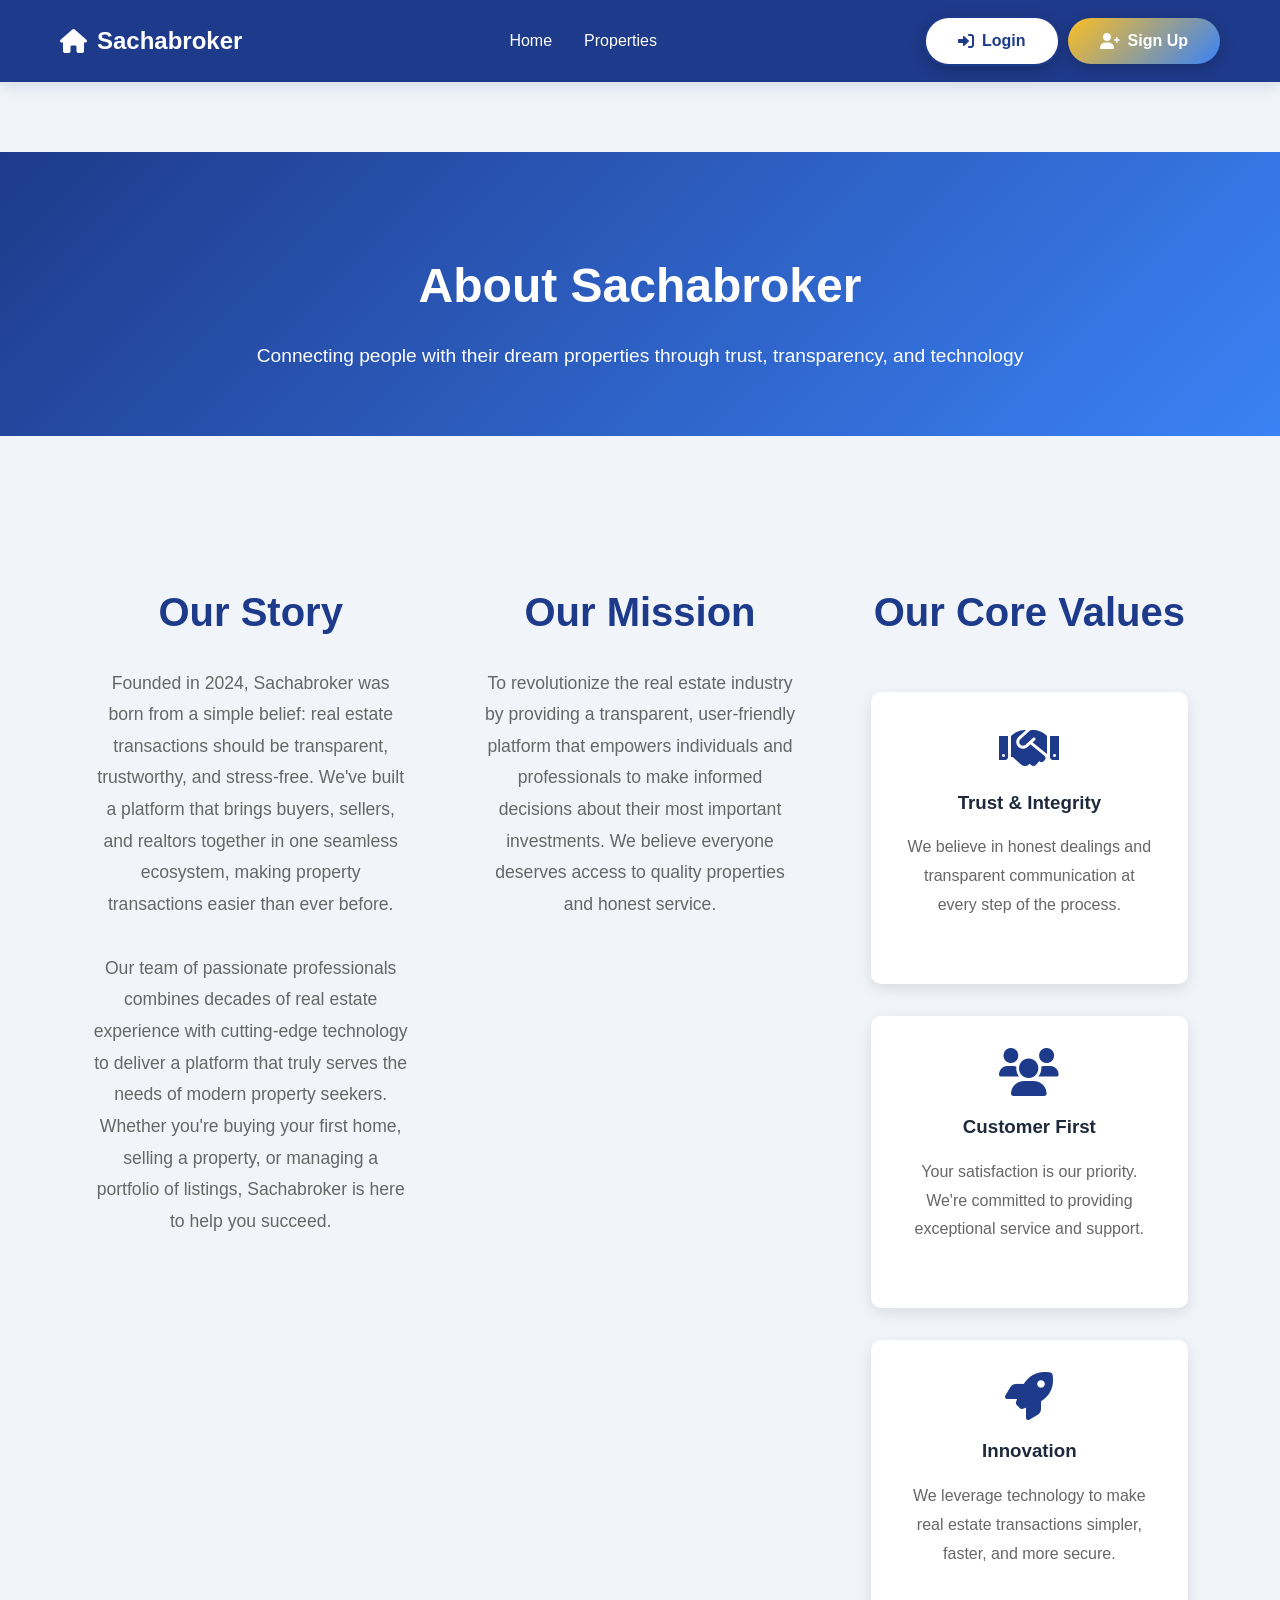
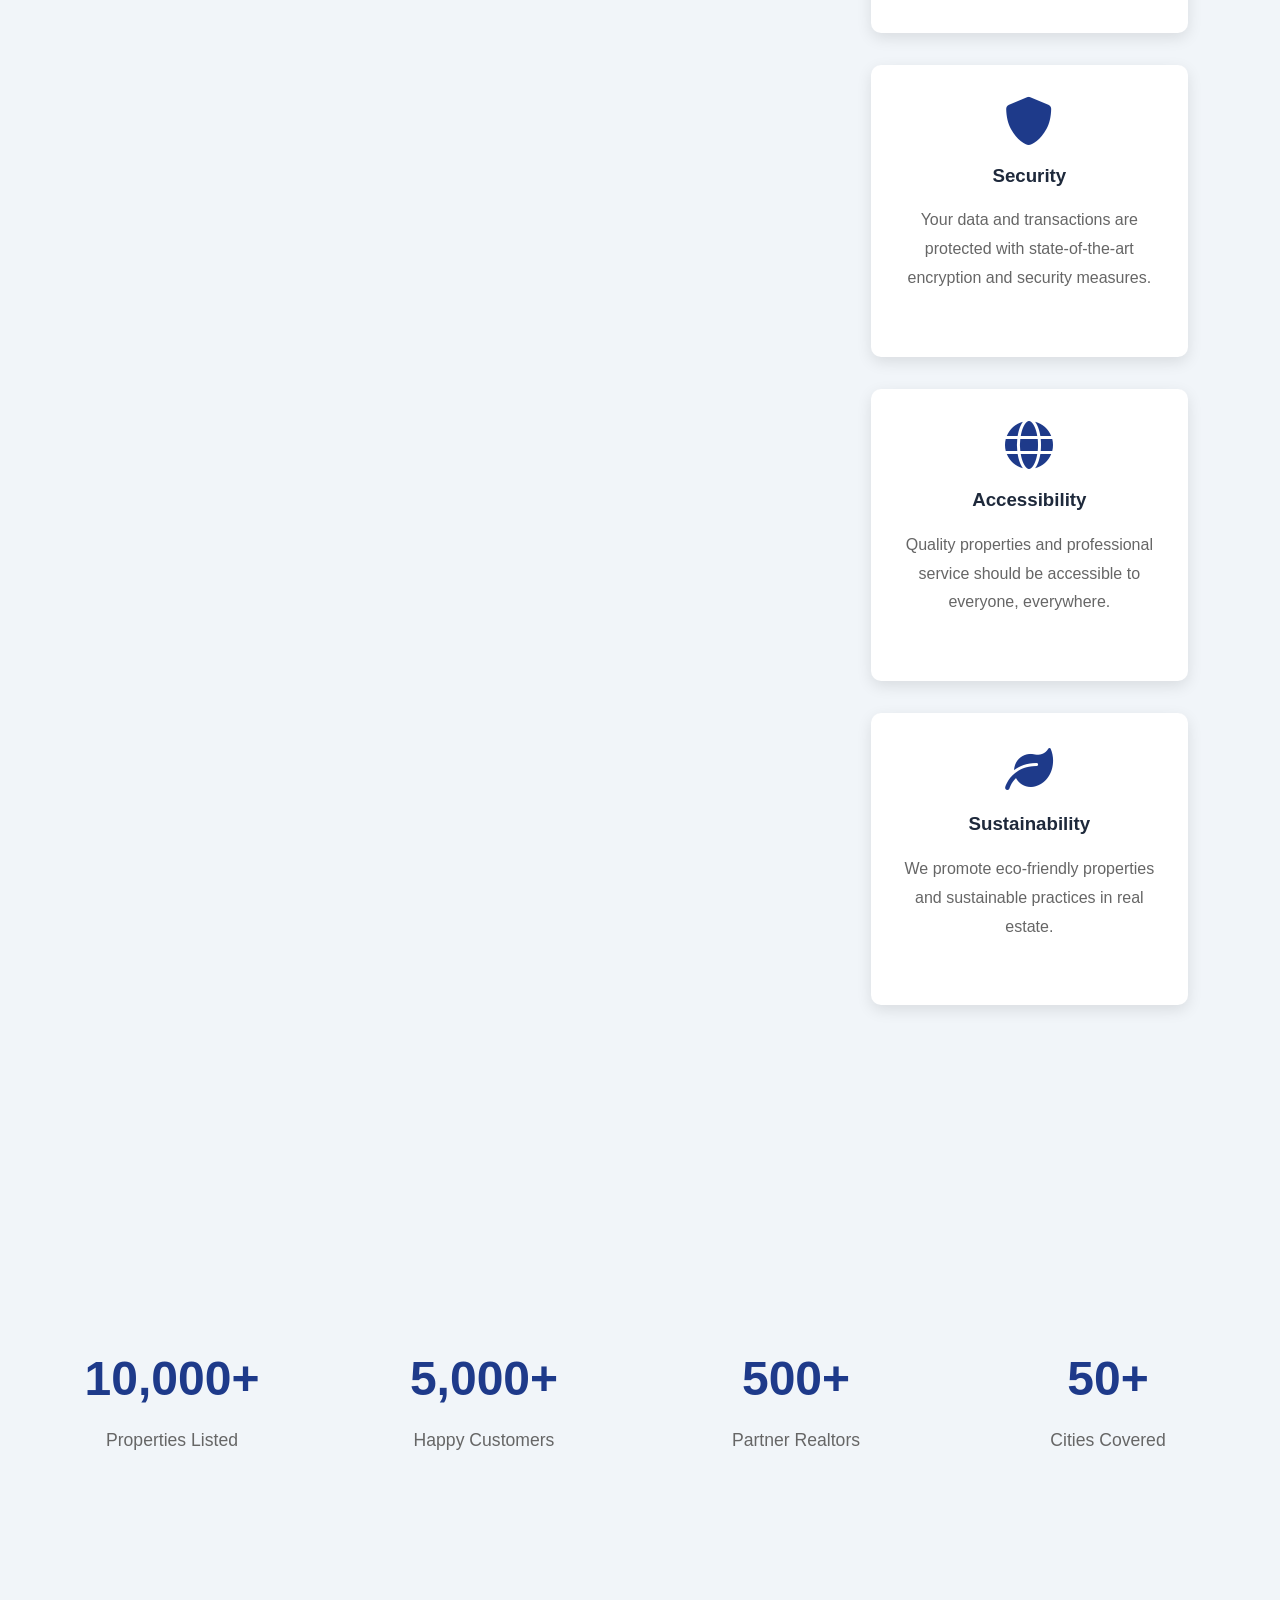
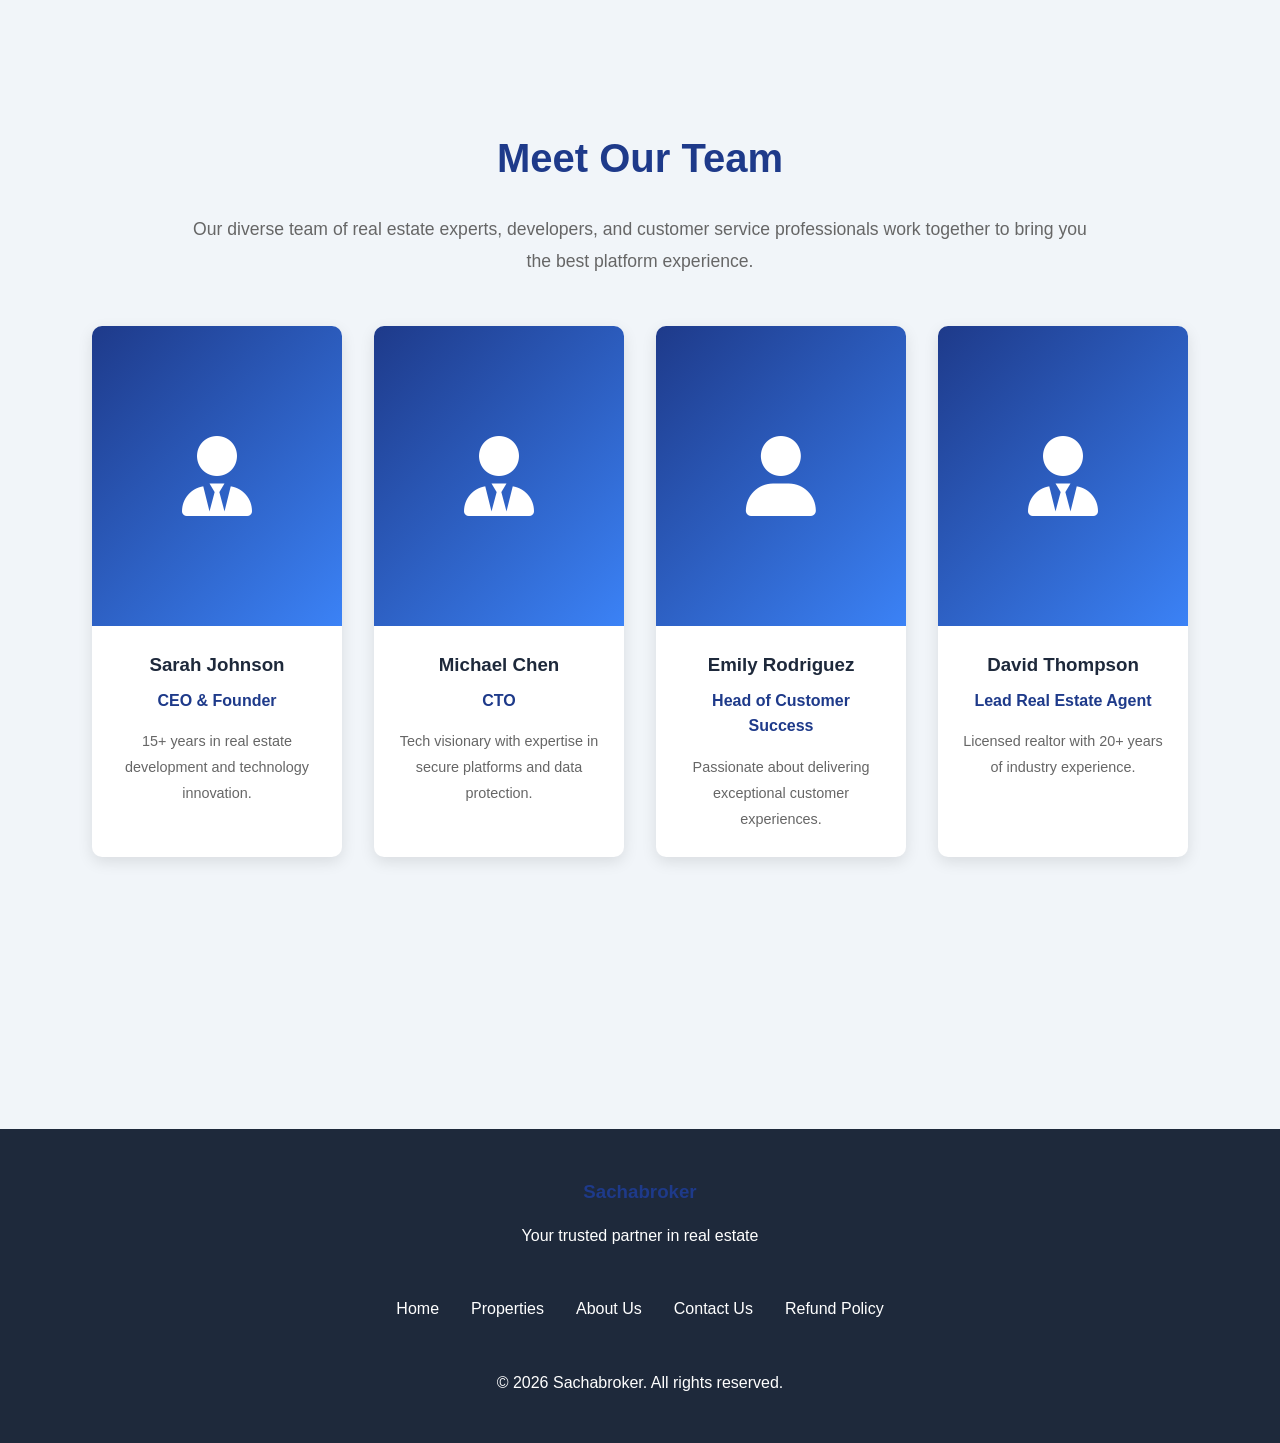
<file: about.html>
<!DOCTYPE html>
<html lang="en">
<head>
    <meta charset="UTF-8">
    <meta name="viewport" content="width=device-width, initial-scale=1.0">
    <title>About Us - Sachabroker</title>
    <link rel="stylesheet" href="styles.css">
    <link rel="stylesheet" href="https://cdnjs.cloudflare.com/ajax/libs/font-awesome/6.0.0/css/all.min.css">
    <style>
        .about-hero {
            background: linear-gradient(135deg, var(--primary-color) 0%, var(--secondary-color) 100%);
            color: white;
            padding: 6rem 2rem 4rem;
            text-align: center;
            margin-top: 70px;
        }
        
        .about-hero h1 {
            font-size: 3rem;
            margin-bottom: 1rem;
        }
        
        .about-hero p {
            font-size: 1.2rem;
            max-width: 800px;
            margin: 0 auto;
        }
        
        .about-content {
            max-width: 1200px;
            margin: 0 auto;
            padding: 4rem 2rem;
        }
        
        .about-section {
            margin-bottom: 4rem;
        }
        
        .about-section h2 {
            color: var(--primary-color);
            font-size: 2.5rem;
            margin-bottom: 1.5rem;
            text-align: center;
        }
        
        .about-section p {
            font-size: 1.1rem;
            line-height: 1.8;
            color: #666;
            text-align: center;
            max-width: 900px;
            margin: 0 auto 2rem;
        }
        
        .values-grid {
            display: grid;
            grid-template-columns: repeat(auto-fit, minmax(300px, 1fr));
            gap: 2rem;
            margin-top: 3rem;
        }
        
        .value-card {
            background: white;
            padding: 2rem;
            border-radius: 10px;
            box-shadow: 0 5px 15px rgba(0,0,0,0.1);
            text-align: center;
            transition: transform 0.3s;
        }
        
        .value-card:hover {
            transform: translateY(-10px);
        }
        
        .value-card i {
            font-size: 3rem;
            color: var(--primary-color);
            margin-bottom: 1rem;
        }
        
        .value-card h3 {
            color: var(--dark-color);
            margin-bottom: 1rem;
        }
        
        .value-card p {
            color: #666;
            font-size: 1rem;
        }
        
        .team-grid {
            display: grid;
            grid-template-columns: repeat(auto-fit, minmax(250px, 1fr));
            gap: 2rem;
            margin-top: 3rem;
        }
        
        .team-member {
            background: white;
            border-radius: 10px;
            box-shadow: 0 5px 15px rgba(0,0,0,0.1);
            overflow: hidden;
            text-align: center;
            transition: transform 0.3s;
        }
        
        .team-member:hover {
            transform: translateY(-10px);
        }
        
        .team-member-image {
            width: 100%;
            height: 300px;
            background: linear-gradient(135deg, var(--primary-color) 0%, var(--secondary-color) 100%);
            display: flex;
            align-items: center;
            justify-content: center;
            color: white;
            font-size: 5rem;
        }
        
        .team-member-info {
            padding: 1.5rem;
        }
        
        .team-member-info h3 {
            color: var(--dark-color);
            margin-bottom: 0.5rem;
        }
        
        .team-member-info .role {
            color: var(--primary-color);
            font-weight: 600;
            margin-bottom: 1rem;
        }
        
        .team-member-info p {
            color: #666;
            font-size: 0.9rem;
            margin: 0;
        }
        
        .stats-section {
            background: var(--light-bg);
            padding: 4rem 2rem;
            margin: 4rem 0;
        }
        
        .stats-container {
            max-width: 1200px;
            margin: 0 auto;
            display: grid;
            grid-template-columns: repeat(auto-fit, minmax(200px, 1fr));
            gap: 3rem;
            text-align: center;
        }
        
        .stat-item h3 {
            font-size: 3rem;
            color: var(--primary-color);
            margin-bottom: 0.5rem;
        }
        
        .stat-item p {
            color: #666;
            font-size: 1.1rem;
        }
        
        @media (max-width: 768px) {
            .about-hero h1 {
                font-size: 2rem;
            }
            
            .about-hero p {
                font-size: 1rem;
            }
            
            .about-section h2 {
                font-size: 2rem;
            }
        }
    </style>
</head>
<body>
    <!-- Header -->
    <header>
        <nav class="navbar">
            <div class="container">
                <div class="logo">
                    <i class="fas fa-home"></i>
                    <h1>Sachabroker</h1>
                </div>
                <ul class="nav-links">
                    <li><a href="index.html">Home</a></li>
                    <li><a href="dashboard.html">Properties</a></li>
                </ul>
                <div class="auth-buttons" id="authButtonsContainer">
                    <button id="loginBtn" class="btn btn-secondary btn-small">
                        <i class="fas fa-sign-in-alt"></i> Login
                    </button>
                    <button id="signupBtn" class="btn btn-primary btn-small">
                        <i class="fas fa-user-plus"></i> Sign Up
                    </button>
                </div>
            </div>
        </nav>
    </header>

    <!-- Hero Section -->
    <section class="about-hero">
        <h1>About Sachabroker</h1>
        <p>Connecting people with their dream properties through trust, transparency, and technology</p>
    </section>

    <!-- About Content -->
    <div class="about-content">
        <!-- Our Story -->
        <div class="about-section">
            <h2>Our Story</h2>
            <p>
                Founded in 2024, Sachabroker was born from a simple belief: real estate transactions should be 
                transparent, trustworthy, and stress-free. We've built a platform that brings buyers, sellers, and 
                realtors together in one seamless ecosystem, making property transactions easier than ever before.
            </p>
            <p>
                Our team of passionate professionals combines decades of real estate experience with cutting-edge 
                technology to deliver a platform that truly serves the needs of modern property seekers. Whether 
                you're buying your first home, selling a property, or managing a portfolio of listings, Sachabroker 
                is here to help you succeed.
            </p>
        </div>

        <!-- Our Mission -->
        <div class="about-section">
            <h2>Our Mission</h2>
            <p>
                To revolutionize the real estate industry by providing a transparent, user-friendly platform that 
                empowers individuals and professionals to make informed decisions about their most important investments. 
                We believe everyone deserves access to quality properties and honest service.
            </p>
        </div>

        <!-- Our Values -->
        <div class="about-section">
            <h2>Our Core Values</h2>
            <div class="values-grid">
                <div class="value-card">
                    <i class="fas fa-handshake"></i>
                    <h3>Trust & Integrity</h3>
                    <p>We believe in honest dealings and transparent communication at every step of the process.</p>
                </div>
                <div class="value-card">
                    <i class="fas fa-users"></i>
                    <h3>Customer First</h3>
                    <p>Your satisfaction is our priority. We're committed to providing exceptional service and support.</p>
                </div>
                <div class="value-card">
                    <i class="fas fa-rocket"></i>
                    <h3>Innovation</h3>
                    <p>We leverage technology to make real estate transactions simpler, faster, and more secure.</p>
                </div>
                <div class="value-card">
                    <i class="fas fa-shield-alt"></i>
                    <h3>Security</h3>
                    <p>Your data and transactions are protected with state-of-the-art encryption and security measures.</p>
                </div>
                <div class="value-card">
                    <i class="fas fa-globe"></i>
                    <h3>Accessibility</h3>
                    <p>Quality properties and professional service should be accessible to everyone, everywhere.</p>
                </div>
                <div class="value-card">
                    <i class="fas fa-leaf"></i>
                    <h3>Sustainability</h3>
                    <p>We promote eco-friendly properties and sustainable practices in real estate.</p>
                </div>
            </div>
        </div>
    </div>

    <!-- Statistics Section -->
    <section class="stats-section">
        <div class="stats-container">
            <div class="stat-item">
                <h3>10,000+</h3>
                <p>Properties Listed</p>
            </div>
            <div class="stat-item">
                <h3>5,000+</h3>
                <p>Happy Customers</p>
            </div>
            <div class="stat-item">
                <h3>500+</h3>
                <p>Partner Realtors</p>
            </div>
            <div class="stat-item">
                <h3>50+</h3>
                <p>Cities Covered</p>
            </div>
        </div>
    </section>

    <!-- Team Section -->
    <div class="about-content">
        <div class="about-section">
            <h2>Meet Our Team</h2>
            <p>
                Our diverse team of real estate experts, developers, and customer service professionals work 
                together to bring you the best platform experience.
            </p>
            <div class="team-grid">
                <div class="team-member">
                    <div class="team-member-image">
                        <i class="fas fa-user-tie"></i>
                    </div>
                    <div class="team-member-info">
                        <h3>Sarah Johnson</h3>
                        <div class="role">CEO & Founder</div>
                        <p>15+ years in real estate development and technology innovation.</p>
                    </div>
                </div>
                <div class="team-member">
                    <div class="team-member-image">
                        <i class="fas fa-user-tie"></i>
                    </div>
                    <div class="team-member-info">
                        <h3>Michael Chen</h3>
                        <div class="role">CTO</div>
                        <p>Tech visionary with expertise in secure platforms and data protection.</p>
                    </div>
                </div>
                <div class="team-member">
                    <div class="team-member-image">
                        <i class="fas fa-user"></i>
                    </div>
                    <div class="team-member-info">
                        <h3>Emily Rodriguez</h3>
                        <div class="role">Head of Customer Success</div>
                        <p>Passionate about delivering exceptional customer experiences.</p>
                    </div>
                </div>
                <div class="team-member">
                    <div class="team-member-image">
                        <i class="fas fa-user-tie"></i>
                    </div>
                    <div class="team-member-info">
                        <h3>David Thompson</h3>
                        <div class="role">Lead Real Estate Agent</div>
                        <p>Licensed realtor with 20+ years of industry experience.</p>
                    </div>
                </div>
            </div>
        </div>
    </div>

    <!-- Footer -->
    <footer style="background: var(--dark-color); color: white; padding: 3rem 2rem; margin-top: 4rem;">
        <div class="container" style="max-width: 1200px; margin: 0 auto; text-align: center;">
            <div style="margin-bottom: 2rem;">
                <h3 style="color: var(--primary-color); margin-bottom: 1rem;">Sachabroker</h3>
                <p>Your trusted partner in real estate</p>
            </div>
            <div style="display: flex; gap: 2rem; justify-content: center; flex-wrap: wrap; margin-bottom: 2rem;">
                <a href="index.html" style="color: white; text-decoration: none;">Home</a>
                <a href="dashboard.html" style="color: white; text-decoration: none;">Properties</a>
                <a href="about.html" style="color: white; text-decoration: none;">About Us</a>
                <a href="contact.html" style="color: white; text-decoration: none;">Contact Us</a>
                <a href="refund-policy.html" style="color: white; text-decoration: none;">Refund Policy</a>
            </div>
            <p>&copy; 2026 Sachabroker. All rights reserved.</p>
        </div>
    </footer>

    <script src="script.js"></script>
    <script>
        // Show user menu if logged in
        document.addEventListener('DOMContentLoaded', function() {
            const storedUser = localStorage.getItem('currentUser_encrypted');
            if (storedUser && currentUser) {
                const authContainer = document.getElementById('authButtonsContainer');
                authContainer.innerHTML = `
                    <div class="user-menu" style="display: block;">
                        <button class="btn btn-secondary btn-small">
                            <i class="fas fa-user"></i> ${currentUser.name}
                        </button>
                        <div class="dropdown-menu">
                            <a href="profile.html"><i class="fas fa-user-cog"></i> Profile</a>
                            <a href="dashboard.html"><i class="fas fa-home"></i> Dashboard</a>
                            <a href="#" id="logoutBtn"><i class="fas fa-sign-out-alt"></i> Logout</a>
                        </div>
                    </div>
                `;
                
                document.getElementById('logoutBtn').addEventListener('click', handleLogout);
            }
        });
    </script>
</body>
</html>
</file>
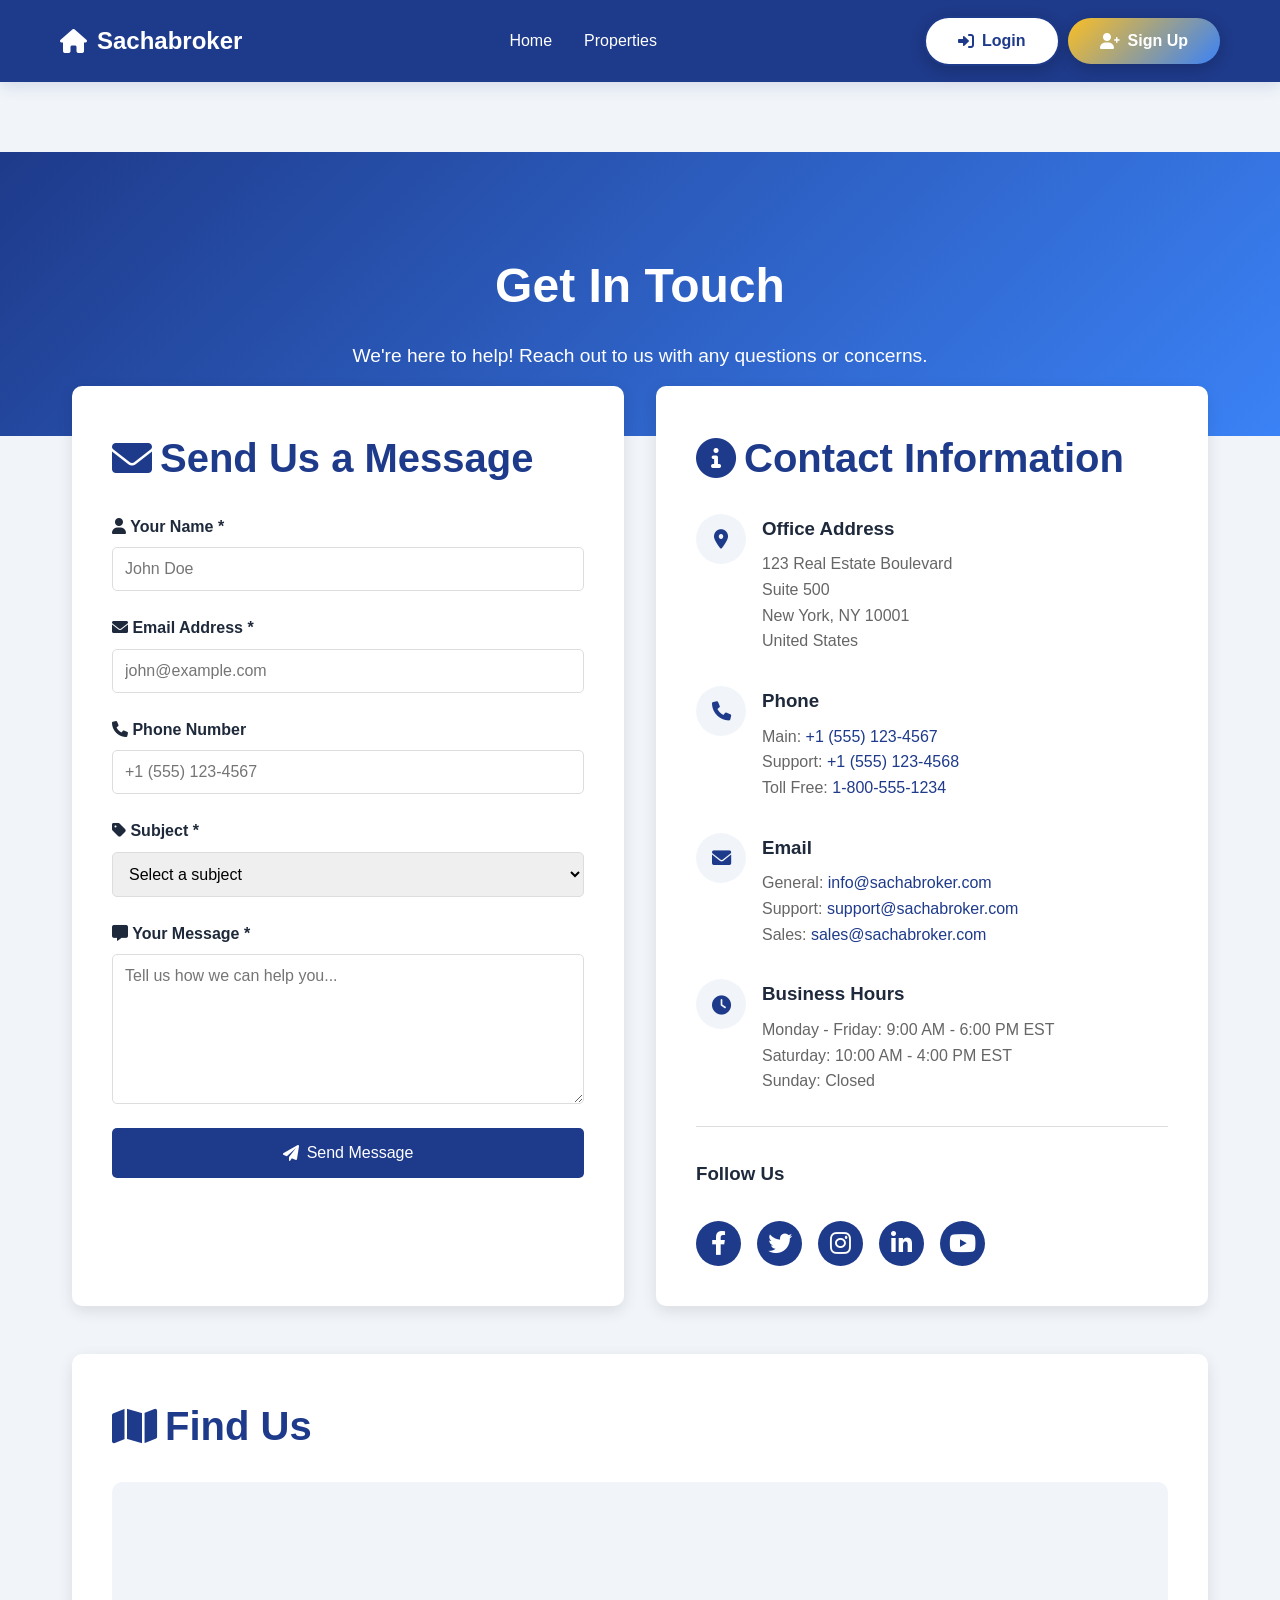
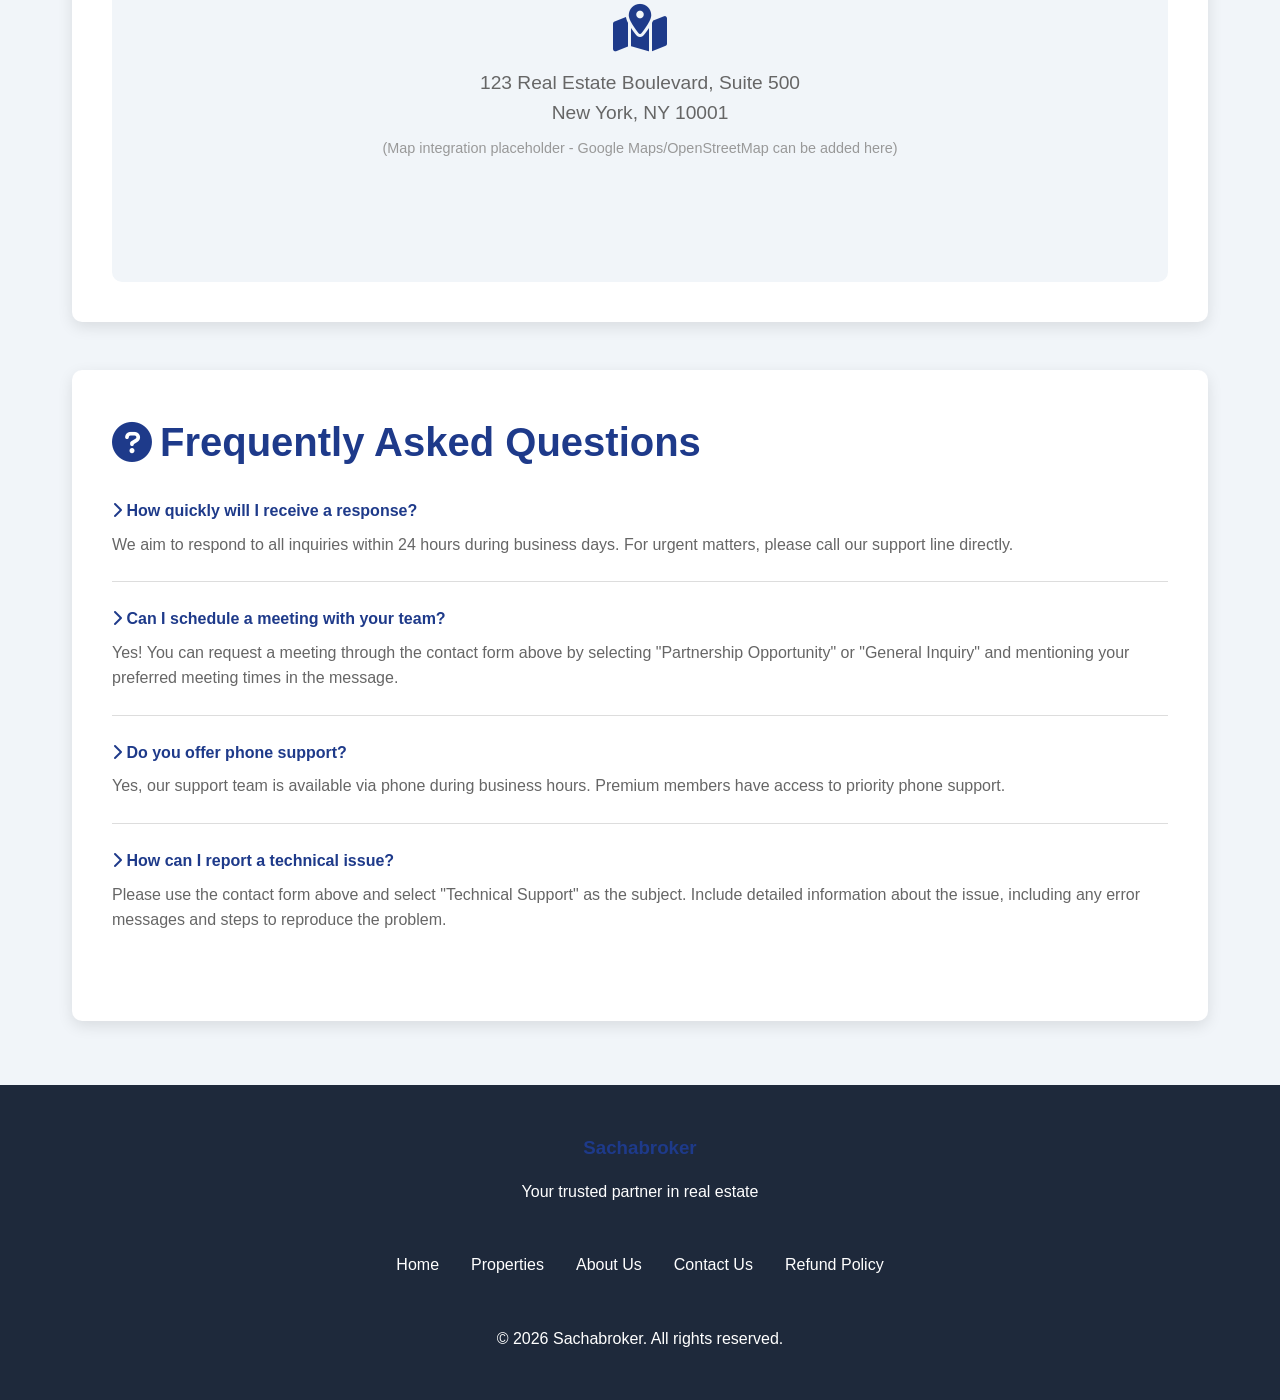
<file: contact.html>
<!DOCTYPE html>
<html lang="en">
<head>
    <meta charset="UTF-8">
    <meta name="viewport" content="width=device-width, initial-scale=1.0">
    <title>Contact Us - Sachabroker</title>
    <link rel="stylesheet" href="styles.css">
    <link rel="stylesheet" href="https://cdnjs.cloudflare.com/ajax/libs/font-awesome/6.0.0/css/all.min.css">
    <style>
        .contact-hero {
            background: linear-gradient(135deg, var(--primary-color) 0%, var(--secondary-color) 100%);
            color: white;
            padding: 6rem 2rem 4rem;
            text-align: center;
            margin-top: 70px;
        }
        
        .contact-hero h1 {
            font-size: 3rem;
            margin-bottom: 1rem;
        }
        
        .contact-hero p {
            font-size: 1.2rem;
            max-width: 600px;
            margin: 0 auto;
        }
        
        .contact-container {
            max-width: 1200px;
            margin: -50px auto 50px;
            padding: 0 2rem;
        }
        
        .contact-grid {
            display: grid;
            grid-template-columns: 1fr 1fr;
            gap: 2rem;
            margin-bottom: 3rem;
        }
        
        .contact-form-section,
        .contact-info-section {
            background: white;
            padding: 2.5rem;
            border-radius: 10px;
            box-shadow: 0 5px 15px rgba(0,0,0,0.1);
        }
        
        .section-title {
            color: var(--primary-color);
            margin-bottom: 1.5rem;
            display: flex;
            align-items: center;
            gap: 0.5rem;
        }
        
        .form-group {
            margin-bottom: 1.5rem;
        }
        
        .form-group label {
            display: block;
            margin-bottom: 0.5rem;
            color: var(--dark-color);
            font-weight: 600;
        }
        
        .form-group input,
        .form-group textarea,
        .form-group select {
            width: 100%;
            padding: 0.75rem;
            border: 1px solid #ddd;
            border-radius: 5px;
            font-size: 1rem;
            font-family: inherit;
        }
        
        .form-group textarea {
            resize: vertical;
            min-height: 150px;
        }
        
        .submit-btn {
            background: var(--primary-color);
            color: white;
            padding: 1rem 2rem;
            border: none;
            border-radius: 5px;
            font-size: 1rem;
            cursor: pointer;
            width: 100%;
            display: flex;
            align-items: center;
            justify-content: center;
            gap: 0.5rem;
        }
        
        .submit-btn:hover {
            background: #27ae60;
        }
        
        .contact-info-item {
            display: flex;
            gap: 1rem;
            margin-bottom: 2rem;
            align-items: flex-start;
        }
        
        .contact-icon {
            width: 50px;
            height: 50px;
            border-radius: 50%;
            background: var(--light-bg);
            display: flex;
            align-items: center;
            justify-content: center;
            color: var(--primary-color);
            font-size: 1.2rem;
            flex-shrink: 0;
        }
        
        .contact-details h3 {
            color: var(--dark-color);
            margin-bottom: 0.5rem;
        }
        
        .contact-details p {
            color: #666;
            margin: 0;
        }
        
        .contact-details a {
            color: var(--primary-color);
            text-decoration: none;
        }
        
        .contact-details a:hover {
            text-decoration: underline;
        }
        
        .social-links {
            display: flex;
            gap: 1rem;
            margin-top: 2rem;
        }
        
        .social-link {
            width: 45px;
            height: 45px;
            border-radius: 50%;
            background: var(--primary-color);
            display: flex;
            align-items: center;
            justify-content: center;
            color: white;
            font-size: 1.2rem;
            text-decoration: none;
            transition: transform 0.3s;
        }
        
        .social-link:hover {
            transform: translateY(-5px);
            background: var(--secondary-color);
        }
        
        .map-section {
            background: white;
            padding: 2.5rem;
            border-radius: 10px;
            box-shadow: 0 5px 15px rgba(0,0,0,0.1);
            margin-bottom: 3rem;
        }
        
        .map-placeholder {
            width: 100%;
            height: 400px;
            background: var(--light-bg);
            border-radius: 10px;
            display: flex;
            align-items: center;
            justify-content: center;
            color: #666;
            font-size: 1.2rem;
        }
        
        .faq-section {
            background: white;
            padding: 2.5rem;
            border-radius: 10px;
            box-shadow: 0 5px 15px rgba(0,0,0,0.1);
        }
        
        .faq-item {
            margin-bottom: 1.5rem;
            padding-bottom: 1.5rem;
            border-bottom: 1px solid #ddd;
        }
        
        .faq-item:last-child {
            border-bottom: none;
        }
        
        .faq-question {
            color: var(--primary-color);
            font-weight: 600;
            margin-bottom: 0.5rem;
        }
        
        .faq-answer {
            color: #666;
            line-height: 1.6;
        }
        
        @media (max-width: 768px) {
            .contact-hero h1 {
                font-size: 2rem;
            }
            
            .contact-grid {
                grid-template-columns: 1fr;
            }
            
            .contact-container {
                margin-top: -30px;
            }
        }
    </style>
</head>
<body>
    <!-- Header -->
    <header>
        <nav class="navbar">
            <div class="container">
                <div class="logo">
                    <i class="fas fa-home"></i>
                    <h1>Sachabroker</h1>
                </div>
                <ul class="nav-links">
                    <li><a href="index.html">Home</a></li>
                    <li><a href="dashboard.html">Properties</a></li>
                </ul>
                <div class="auth-buttons" id="authButtonsContainer">
                    <button id="loginBtn" class="btn btn-secondary btn-small">
                        <i class="fas fa-sign-in-alt"></i> Login
                    </button>
                    <button id="signupBtn" class="btn btn-primary btn-small">
                        <i class="fas fa-user-plus"></i> Sign Up
                    </button>
                </div>
            </div>
        </nav>
    </header>

    <!-- Hero Section -->
    <section class="contact-hero">
        <h1>Get In Touch</h1>
        <p>We're here to help! Reach out to us with any questions or concerns.</p>
    </section>

    <div class="contact-container">
        <!-- Contact Form and Info Grid -->
        <div class="contact-grid">
            <!-- Contact Form -->
            <div class="contact-form-section">
                <h2 class="section-title">
                    <i class="fas fa-envelope"></i> Send Us a Message
                </h2>
                <form id="contactForm">
                    <div class="form-group">
                        <label for="contactName"><i class="fas fa-user"></i> Your Name *</label>
                        <input type="text" id="contactName" required placeholder="John Doe">
                    </div>
                    
                    <div class="form-group">
                        <label for="contactEmail"><i class="fas fa-envelope"></i> Email Address *</label>
                        <input type="email" id="contactEmail" required placeholder="john@example.com">
                    </div>
                    
                    <div class="form-group">
                        <label for="contactPhone"><i class="fas fa-phone"></i> Phone Number</label>
                        <input type="tel" id="contactPhone" placeholder="+1 (555) 123-4567">
                    </div>
                    
                    <div class="form-group">
                        <label for="contactSubject"><i class="fas fa-tag"></i> Subject *</label>
                        <select id="contactSubject" required>
                            <option value="">Select a subject</option>
                            <option value="general">General Inquiry</option>
                            <option value="support">Technical Support</option>
                            <option value="listing">Property Listing Question</option>
                            <option value="billing">Billing & Payments</option>
                            <option value="partnership">Partnership Opportunity</option>
                            <option value="feedback">Feedback & Suggestions</option>
                            <option value="other">Other</option>
                        </select>
                    </div>
                    
                    <div class="form-group">
                        <label for="contactMessage"><i class="fas fa-comment-alt"></i> Your Message *</label>
                        <textarea id="contactMessage" required placeholder="Tell us how we can help you..."></textarea>
                    </div>
                    
                    <button type="submit" class="submit-btn">
                        <i class="fas fa-paper-plane"></i> Send Message
                    </button>
                </form>
            </div>

            <!-- Contact Information -->
            <div class="contact-info-section">
                <h2 class="section-title">
                    <i class="fas fa-info-circle"></i> Contact Information
                </h2>
                
                <div class="contact-info-item">
                    <div class="contact-icon">
                        <i class="fas fa-map-marker-alt"></i>
                    </div>
                    <div class="contact-details">
                        <h3>Office Address</h3>
                        <p>
                            123 Real Estate Boulevard<br>
                            Suite 500<br>
                            New York, NY 10001<br>
                            United States
                        </p>
                    </div>
                </div>
                
                <div class="contact-info-item">
                    <div class="contact-icon">
                        <i class="fas fa-phone"></i>
                    </div>
                    <div class="contact-details">
                        <h3>Phone</h3>
                        <p>
                            Main: <a href="tel:+15551234567">+1 (555) 123-4567</a><br>
                            Support: <a href="tel:+15551234568">+1 (555) 123-4568</a><br>
                            Toll Free: <a href="tel:+18005551234">1-800-555-1234</a>
                        </p>
                    </div>
                </div>
                
                <div class="contact-info-item">
                    <div class="contact-icon">
                        <i class="fas fa-envelope"></i>
                    </div>
                    <div class="contact-details">
                        <h3>Email</h3>
                        <p>
                            General: <a href="mailto:info@sachabroker.com">info@sachabroker.com</a><br>
                            Support: <a href="mailto:support@sachabroker.com">support@sachabroker.com</a><br>
                            Sales: <a href="mailto:sales@sachabroker.com">sales@sachabroker.com</a>
                        </p>
                    </div>
                </div>
                
                <div class="contact-info-item">
                    <div class="contact-icon">
                        <i class="fas fa-clock"></i>
                    </div>
                    <div class="contact-details">
                        <h3>Business Hours</h3>
                        <p>
                            Monday - Friday: 9:00 AM - 6:00 PM EST<br>
                            Saturday: 10:00 AM - 4:00 PM EST<br>
                            Sunday: Closed
                        </p>
                    </div>
                </div>
                
                <div style="margin-top: 2rem; padding-top: 2rem; border-top: 1px solid #ddd;">
                    <h3 style="color: var(--dark-color); margin-bottom: 1rem;">Follow Us</h3>
                    <div class="social-links">
                        <a href="#" class="social-link" title="Facebook">
                            <i class="fab fa-facebook-f"></i>
                        </a>
                        <a href="#" class="social-link" title="Twitter">
                            <i class="fab fa-twitter"></i>
                        </a>
                        <a href="#" class="social-link" title="Instagram">
                            <i class="fab fa-instagram"></i>
                        </a>
                        <a href="#" class="social-link" title="LinkedIn">
                            <i class="fab fa-linkedin-in"></i>
                        </a>
                        <a href="#" class="social-link" title="YouTube">
                            <i class="fab fa-youtube"></i>
                        </a>
                    </div>
                </div>
            </div>
        </div>

        <!-- Map Section -->
        <div class="map-section">
            <h2 class="section-title">
                <i class="fas fa-map"></i> Find Us
            </h2>
            <div class="map-placeholder">
                <div style="text-align: center;">
                    <i class="fas fa-map-marked-alt" style="font-size: 3rem; margin-bottom: 1rem; color: var(--primary-color);"></i>
                    <p>123 Real Estate Boulevard, Suite 500<br>New York, NY 10001</p>
                    <p style="font-size: 0.9rem; color: #999; margin-top: 0.5rem;">
                        (Map integration placeholder - Google Maps/OpenStreetMap can be added here)
                    </p>
                </div>
            </div>
        </div>

        <!-- FAQ Section -->
        <div class="faq-section">
            <h2 class="section-title">
                <i class="fas fa-question-circle"></i> Frequently Asked Questions
            </h2>
            
            <div class="faq-item">
                <div class="faq-question">
                    <i class="fas fa-chevron-right"></i> How quickly will I receive a response?
                </div>
                <div class="faq-answer">
                    We aim to respond to all inquiries within 24 hours during business days. For urgent matters, 
                    please call our support line directly.
                </div>
            </div>
            
            <div class="faq-item">
                <div class="faq-question">
                    <i class="fas fa-chevron-right"></i> Can I schedule a meeting with your team?
                </div>
                <div class="faq-answer">
                    Yes! You can request a meeting through the contact form above by selecting "Partnership Opportunity" 
                    or "General Inquiry" and mentioning your preferred meeting times in the message.
                </div>
            </div>
            
            <div class="faq-item">
                <div class="faq-question">
                    <i class="fas fa-chevron-right"></i> Do you offer phone support?
                </div>
                <div class="faq-answer">
                    Yes, our support team is available via phone during business hours. Premium members have access 
                    to priority phone support.
                </div>
            </div>
            
            <div class="faq-item">
                <div class="faq-question">
                    <i class="fas fa-chevron-right"></i> How can I report a technical issue?
                </div>
                <div class="faq-answer">
                    Please use the contact form above and select "Technical Support" as the subject. Include detailed 
                    information about the issue, including any error messages and steps to reproduce the problem.
                </div>
            </div>
        </div>
    </div>

    <footer style="background: var(--dark-color); color: white; padding: 3rem 2rem; margin-top: 4rem;">
        <div class="container" style="max-width: 1200px; margin: 0 auto; text-align: center;">
            <div style="margin-bottom: 2rem;">
                <h3 style="color: var(--primary-color); margin-bottom: 1rem;">Sachabroker</h3>
                <p>Your trusted partner in real estate</p>
            </div>
            <div style="display: flex; gap: 2rem; justify-content: center; flex-wrap: wrap; margin-bottom: 2rem;">
                <a href="index.html" style="color: white; text-decoration: none;">Home</a>
                <a href="dashboard.html" style="color: white; text-decoration: none;">Properties</a>
                <a href="about.html" style="color: white; text-decoration: none;">About Us</a>
                <a href="contact.html" style="color: white; text-decoration: none;">Contact Us</a>
                <a href="refund-policy.html" style="color: white; text-decoration: none;">Refund Policy</a>
            </div>
            <p>&copy; 2026 Sachabroker. All rights reserved.</p>
        </div>
    </footer>

    <script src="script.js"></script>
    <script>
        // Contact form submission
        document.getElementById('contactForm').addEventListener('submit', function(e) {
            e.preventDefault();
            
            const name = document.getElementById('contactName').value;
            const email = document.getElementById('contactEmail').value;
            const phone = document.getElementById('contactPhone').value;
            const subject = document.getElementById('contactSubject').value;
            const message = document.getElementById('contactMessage').value;
            
            // In a real application, this would send to a backend
            console.log('Contact form submitted:', { name, email, phone, subject, message });
            
            showNotification('Thank you for your message! We will get back to you within 24 hours.', 'success');
            
            // Reset form
            this.reset();
        });
        
        // Show user menu if logged in
        document.addEventListener('DOMContentLoaded', function() {
            const storedUser = localStorage.getItem('currentUser_encrypted');
            if (storedUser && currentUser) {
                const authContainer = document.getElementById('authButtonsContainer');
                authContainer.innerHTML = `
                    <div class="user-menu" style="display: block;">
                        <button class="btn btn-secondary btn-small">
                            <i class="fas fa-user"></i> ${currentUser.name}
                        </button>
                        <div class="dropdown-menu">
                            <a href="profile.html"><i class="fas fa-user-cog"></i> Profile</a>
                            <a href="dashboard.html"><i class="fas fa-home"></i> Dashboard</a>
                            <a href="#" id="logoutBtn"><i class="fas fa-sign-out-alt"></i> Logout</a>
                        </div>
                    </div>
                `;
                
                document.getElementById('logoutBtn').addEventListener('click', handleLogout);
                
                // Pre-fill form if logged in
                if (currentUser.email) {
                    document.getElementById('contactEmail').value = currentUser.email;
                }
                if (currentUser.name) {
                    document.getElementById('contactName').value = currentUser.name;
                }
                if (currentUser.phone) {
                    document.getElementById('contactPhone').value = currentUser.phone;
                }
            }
        });
    </script>
</body>
</html>
</file>
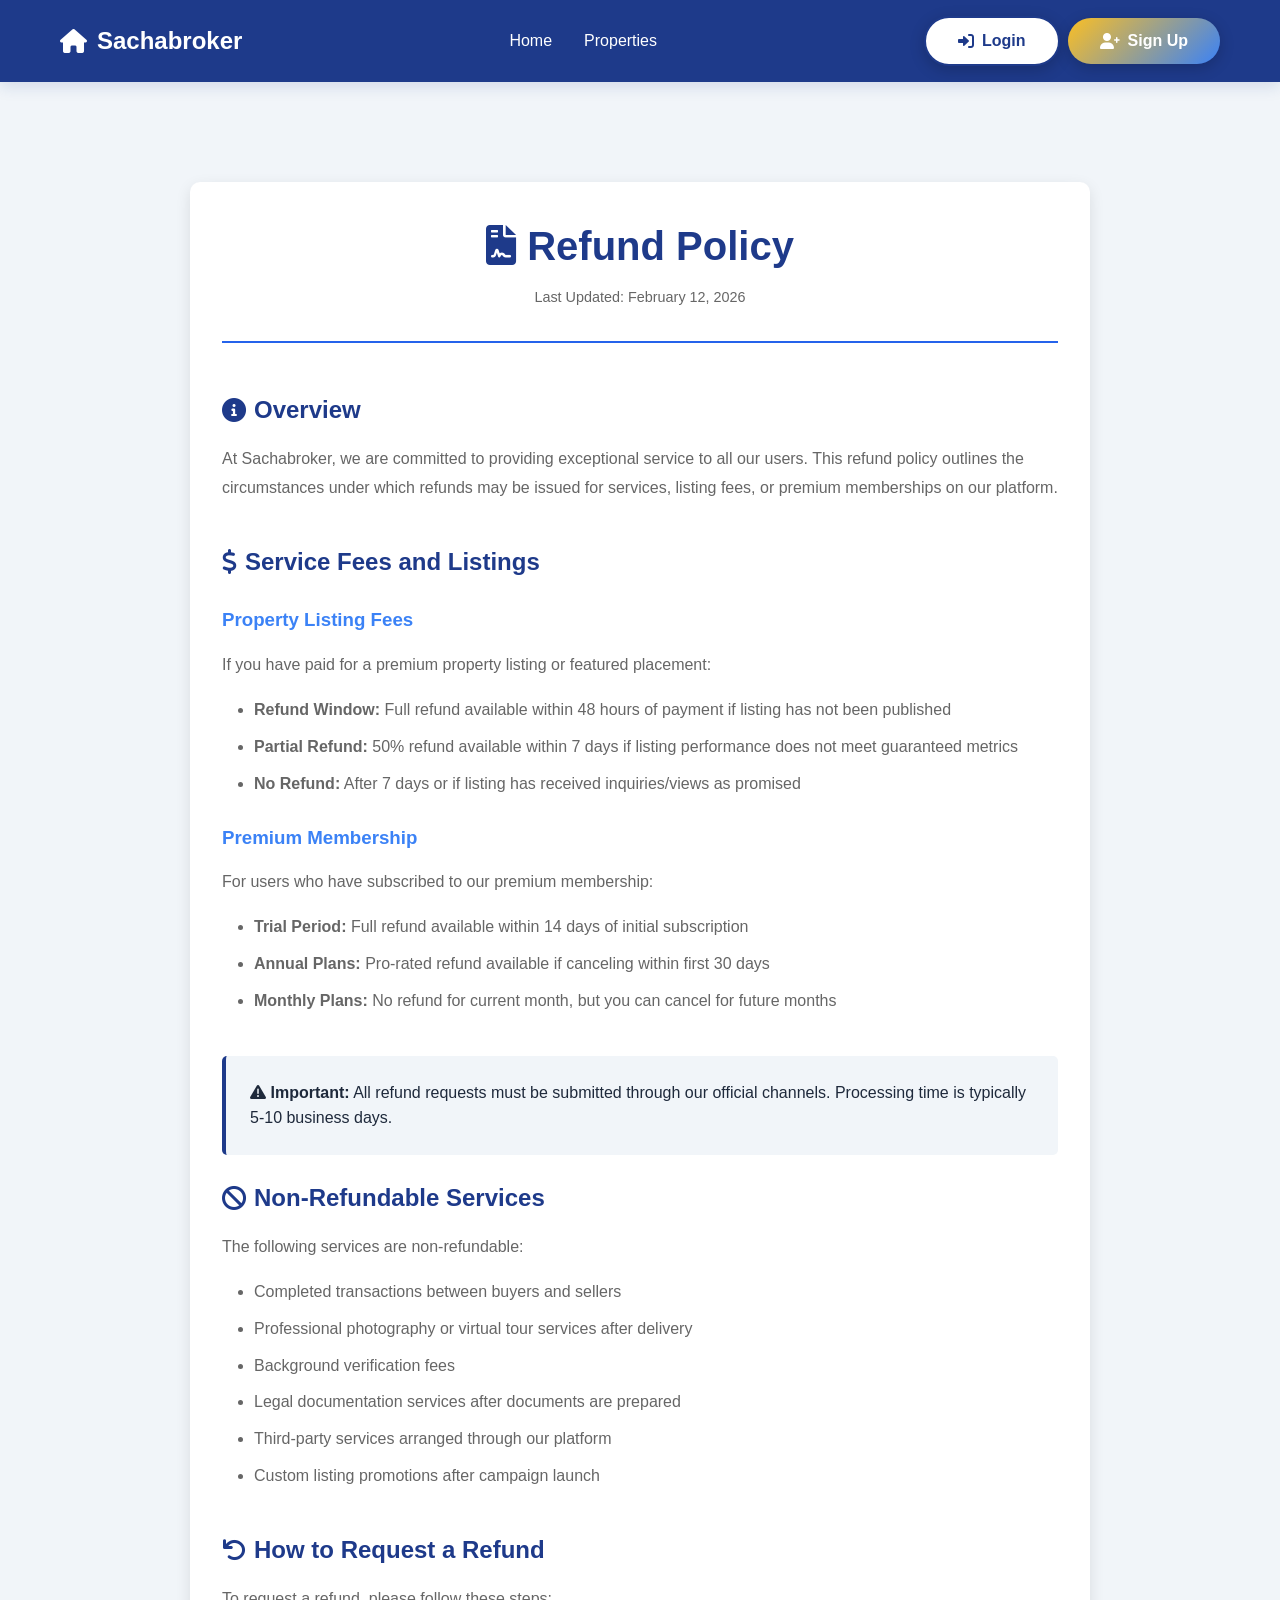
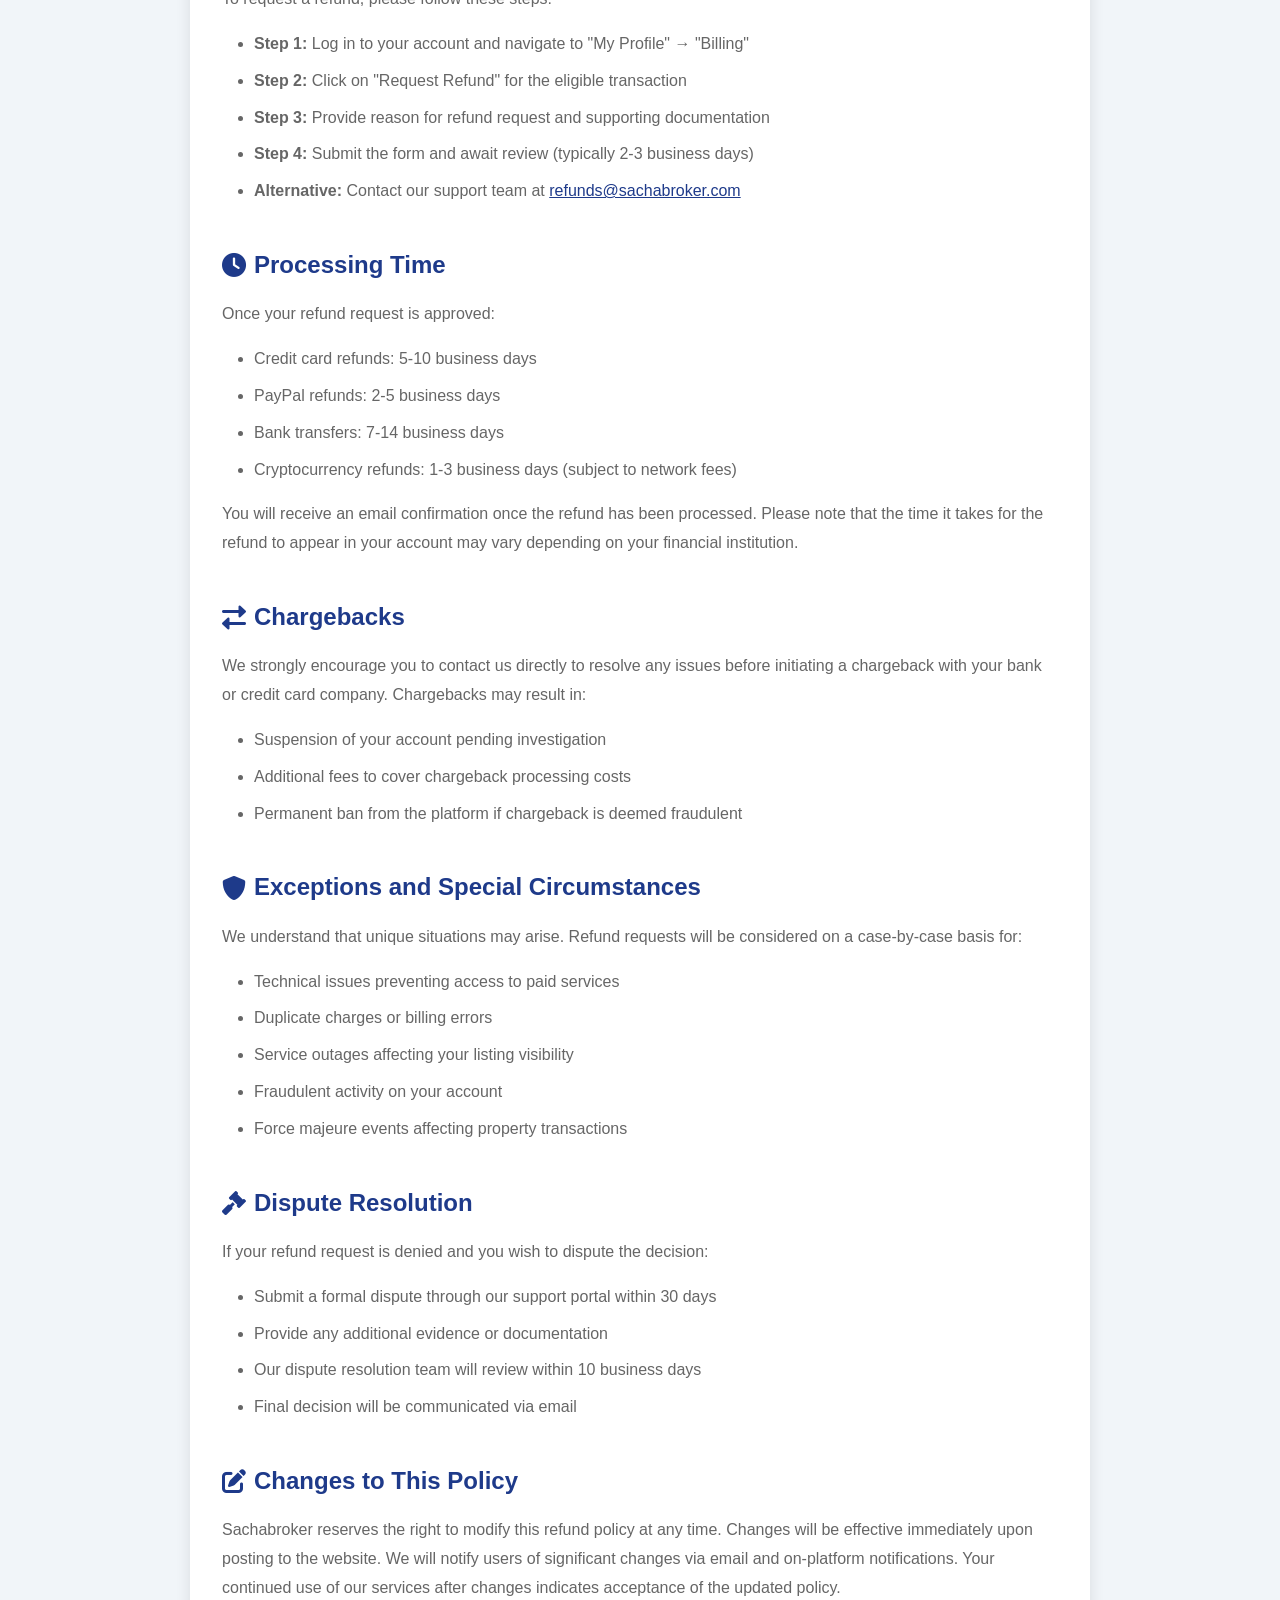
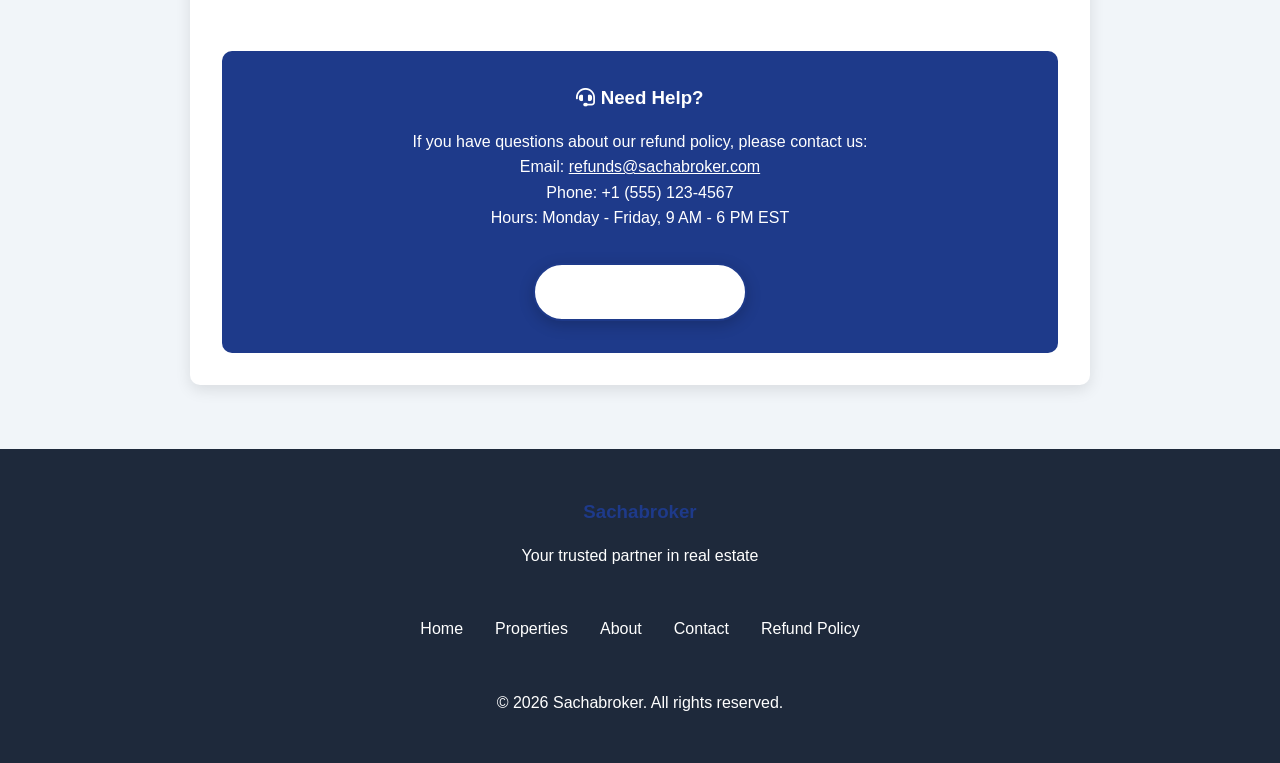
<file: refund-policy.html>
<!DOCTYPE html>
<html lang="en">
<head>
    <meta charset="UTF-8">
    <meta name="viewport" content="width=device-width, initial-scale=1.0">
    <title>Refund Policy - Sachabroker</title>
    <link rel="stylesheet" href="styles.css">
    <link rel="stylesheet" href="https://cdnjs.cloudflare.com/ajax/libs/font-awesome/6.0.0/css/all.min.css">
    <style>
        .policy-container {
            max-width: 900px;
            margin: 100px auto 50px;
            padding: 2rem;
            background: white;
            border-radius: 10px;
            box-shadow: 0 5px 15px rgba(0,0,0,0.1);
        }
        
        .policy-header {
            text-align: center;
            margin-bottom: 3rem;
            padding-bottom: 2rem;
            border-bottom: 2px solid var(--accent-color);
        }
        
        .policy-header h1 {
            color: var(--primary-color);
            font-size: 2.5rem;
            margin-bottom: 0.5rem;
        }
        
        .policy-header p {
            color: #666;
            font-size: 0.9rem;
        }
        
        .policy-section {
            margin-bottom: 2.5rem;
        }
        
        .policy-section h2 {
            color: var(--primary-color);
            margin-bottom: 1rem;
            display: flex;
            align-items: center;
            gap: 0.5rem;
        }
        
        .policy-section h3 {
            color: var(--secondary-color);
            margin: 1.5rem 0 1rem;
        }
        
        .policy-section p {
            line-height: 1.8;
            color: #666;
            margin-bottom: 1rem;
        }
        
        .policy-section ul {
            margin-left: 2rem;
            margin-bottom: 1rem;
        }
        
        .policy-section li {
            line-height: 1.8;
            color: #666;
            margin-bottom: 0.5rem;
        }
        
        .highlight-box {
            background: var(--light-bg);
            padding: 1.5rem;
            border-left: 4px solid var(--primary-color);
            margin: 1.5rem 0;
            border-radius: 5px;
        }
        
        .highlight-box p {
            margin: 0;
        }
        
        .contact-box {
            background: var(--primary-color);
            color: white;
            padding: 2rem;
            border-radius: 10px;
            text-align: center;
            margin-top: 3rem;
        }
        
        .contact-box h3 {
            margin-bottom: 1rem;
        }
        
        .contact-box a {
            color: white;
            text-decoration: underline;
        }
        
        @media (max-width: 768px) {
            .policy-container {
                margin-top: 80px;
                padding: 1rem;
            }
            
            .policy-header h1 {
                font-size: 2rem;
            }
        }
    </style>
</head>
<body>
    <!-- Header -->
    <header>
        <nav class="navbar">
            <div class="container">
                <div class="logo">
                    <i class="fas fa-home"></i>
                    <h1>Sachabroker</h1>
                </div>
                <ul class="nav-links">
                    <li><a href="index.html">Home</a></li>
                    <li><a href="dashboard.html">Properties</a></li>
                </ul>
                <div class="auth-buttons" id="authButtonsContainer">
                    <button id="loginBtn" class="btn btn-secondary btn-small">
                        <i class="fas fa-sign-in-alt"></i> Login
                    </button>
                    <button id="signupBtn" class="btn btn-primary btn-small">
                        <i class="fas fa-user-plus"></i> Sign Up
                    </button>
                </div>
            </div>
        </nav>
    </header>

    <div class="policy-container">
        <div class="policy-header">
            <h1><i class="fas fa-file-contract"></i> Refund Policy</h1>
            <p>Last Updated: February 12, 2026</p>
        </div>

        <div class="policy-section">
            <h2><i class="fas fa-info-circle"></i> Overview</h2>
            <p>
                At Sachabroker, we are committed to providing exceptional service to all our users. This refund 
                policy outlines the circumstances under which refunds may be issued for services, listing fees, 
                or premium memberships on our platform.
            </p>
        </div>

        <div class="policy-section">
            <h2><i class="fas fa-dollar-sign"></i> Service Fees and Listings</h2>
            
            <h3>Property Listing Fees</h3>
            <p>
                If you have paid for a premium property listing or featured placement:
            </p>
            <ul>
                <li><strong>Refund Window:</strong> Full refund available within 48 hours of payment if listing has not been published</li>
                <li><strong>Partial Refund:</strong> 50% refund available within 7 days if listing performance does not meet guaranteed metrics</li>
                <li><strong>No Refund:</strong> After 7 days or if listing has received inquiries/views as promised</li>
            </ul>

            <h3>Premium Membership</h3>
            <p>
                For users who have subscribed to our premium membership:
            </p>
            <ul>
                <li><strong>Trial Period:</strong> Full refund available within 14 days of initial subscription</li>
                <li><strong>Annual Plans:</strong> Pro-rated refund available if canceling within first 30 days</li>
                <li><strong>Monthly Plans:</strong> No refund for current month, but you can cancel for future months</li>
            </ul>
        </div>

        <div class="highlight-box">
            <p><i class="fas fa-exclamation-triangle"></i> <strong>Important:</strong> All refund requests must be submitted 
            through our official channels. Processing time is typically 5-10 business days.</p>
        </div>

        <div class="policy-section">
            <h2><i class="fas fa-ban"></i> Non-Refundable Services</h2>
            <p>The following services are non-refundable:</p>
            <ul>
                <li>Completed transactions between buyers and sellers</li>
                <li>Professional photography or virtual tour services after delivery</li>
                <li>Background verification fees</li>
                <li>Legal documentation services after documents are prepared</li>
                <li>Third-party services arranged through our platform</li>
                <li>Custom listing promotions after campaign launch</li>
            </ul>
        </div>

        <div class="policy-section">
            <h2><i class="fas fa-undo"></i> How to Request a Refund</h2>
            <p>To request a refund, please follow these steps:</p>
            <ul>
                <li><strong>Step 1:</strong> Log in to your account and navigate to "My Profile" → "Billing"</li>
                <li><strong>Step 2:</strong> Click on "Request Refund" for the eligible transaction</li>
                <li><strong>Step 3:</strong> Provide reason for refund request and supporting documentation</li>
                <li><strong>Step 4:</strong> Submit the form and await review (typically 2-3 business days)</li>
                <li><strong>Alternative:</strong> Contact our support team at <a href="mailto:refunds@sachabroker.com" style="color: var(--primary-color);">refunds@sachabroker.com</a></li>
            </ul>
        </div>

        <div class="policy-section">
            <h2><i class="fas fa-clock"></i> Processing Time</h2>
            <p>
                Once your refund request is approved:
            </p>
            <ul>
                <li>Credit card refunds: 5-10 business days</li>
                <li>PayPal refunds: 2-5 business days</li>
                <li>Bank transfers: 7-14 business days</li>
                <li>Cryptocurrency refunds: 1-3 business days (subject to network fees)</li>
            </ul>
            <p>
                You will receive an email confirmation once the refund has been processed. Please note that the 
                time it takes for the refund to appear in your account may vary depending on your financial institution.
            </p>
        </div>

        <div class="policy-section">
            <h2><i class="fas fa-exchange-alt"></i> Chargebacks</h2>
            <p>
                We strongly encourage you to contact us directly to resolve any issues before initiating a chargeback 
                with your bank or credit card company. Chargebacks may result in:
            </p>
            <ul>
                <li>Suspension of your account pending investigation</li>
                <li>Additional fees to cover chargeback processing costs</li>
                <li>Permanent ban from the platform if chargeback is deemed fraudulent</li>
            </ul>
        </div>

        <div class="policy-section">
            <h2><i class="fas fa-shield-alt"></i> Exceptions and Special Circumstances</h2>
            <p>
                We understand that unique situations may arise. Refund requests will be considered on a case-by-case 
                basis for:
            </p>
            <ul>
                <li>Technical issues preventing access to paid services</li>
                <li>Duplicate charges or billing errors</li>
                <li>Service outages affecting your listing visibility</li>
                <li>Fraudulent activity on your account</li>
                <li>Force majeure events affecting property transactions</li>
            </ul>
        </div>

        <div class="policy-section">
            <h2><i class="fas fa-gavel"></i> Dispute Resolution</h2>
            <p>
                If your refund request is denied and you wish to dispute the decision:
            </p>
            <ul>
                <li>Submit a formal dispute through our support portal within 30 days</li>
                <li>Provide any additional evidence or documentation</li>
                <li>Our dispute resolution team will review within 10 business days</li>
                <li>Final decision will be communicated via email</li>
            </ul>
        </div>

        <div class="policy-section">
            <h2><i class="fas fa-edit"></i> Changes to This Policy</h2>
            <p>
                Sachabroker reserves the right to modify this refund policy at any time. Changes will be effective 
                immediately upon posting to the website. We will notify users of significant changes via email and 
                on-platform notifications. Your continued use of our services after changes indicates acceptance of 
                the updated policy.
            </p>
        </div>

        <div class="contact-box">
            <h3><i class="fas fa-headset"></i> Need Help?</h3>
            <p>If you have questions about our refund policy, please contact us:</p>
            <p>
                Email: <a href="mailto:refunds@sachabroker.com">refunds@sachabroker.com</a><br>
                Phone: +1 (555) 123-4567<br>
                Hours: Monday - Friday, 9 AM - 6 PM EST
            </p>
            <p style="margin-top: 1rem;">
                <a href="contact.html" class="btn btn-secondary" style="display: inline-block; margin-top: 1rem;">
                    <i class="fas fa-envelope"></i> Contact Support
                </a>
            </p>
        </div>
    </div>

    <footer style="background: var(--dark-color); color: white; padding: 3rem 2rem; margin-top: 4rem;">
        <div class="container" style="max-width: 1200px; margin: 0 auto; text-align: center;">
            <div style="margin-bottom: 2rem;">
                <h3 style="color: var(--primary-color); margin-bottom: 1rem;">Sachabroker</h3>
                <p>Your trusted partner in real estate</p>
            </div>
            <div style="display: flex; gap: 2rem; justify-content: center; flex-wrap: wrap; margin-bottom: 2rem;">
                <a href="index.html" style="color: white; text-decoration: none;">Home</a>
                <a href="dashboard.html" style="color: white; text-decoration: none;">Properties</a>
                <a href="about.html" style="color: white; text-decoration: none;">About</a>
                <a href="contact.html" style="color: white; text-decoration: none;">Contact</a>
                <a href="refund-policy.html" style="color: white; text-decoration: none;">Refund Policy</a>
            </div>
            <p>&copy; 2026 Sachabroker. All rights reserved.</p>
        </div>
    </footer>

    <script src="script.js"></script>
</body>
</html>
</file>
<file: styles.css>
/* Global Styles */
* {
    margin: 0;
    padding: 0;
    box-sizing: border-box;
}

:root {
    /* Navy blue inspired color palette */
    --primary-color: #1e3a8a; /* Deep navy blue */
    --secondary-color: #3b82f6; /* Bright blue */
    --accent-color: #2563eb; /* Medium blue */
    --dark-color: #1e293b; /* Dark slate */
    --light-blue: #60a5fa; /* Light blue */
    --gold: #fbbf24; /* Gold accent */
    --text-color: #1e293b;
    --light-bg: #f1f5f9; /* Light blue-gray background */
    --white: #ffffff;
    --border-color: #cbd5e1;
    --shadow: 0 4px 15px rgba(30, 58, 138, 0.15);
    --shadow-hover: 0 8px 25px rgba(30, 58, 138, 0.25);
}

body {
    font-family: 'Poppins', 'Segoe UI', sans-serif;
    line-height: 1.6;
    color: var(--text-color);
    overflow-x: hidden;
    background: var(--light-bg);
}

.container {
    max-width: 1200px;
    margin: 0 auto;
    padding: 0 20px;
}

/* Header and Navigation */
header {
    background: var(--primary-color);
    color: var(--white);
    position: sticky;
    top: 0;
    z-index: 1000;
    box-shadow: var(--shadow);
}

.navbar {
    padding: 1rem 0;
}

.navbar .container {
    display: flex;
    justify-content: space-between;
    align-items: center;
}

.logo {
    display: flex;
    align-items: center;
    gap: 10px;
    font-size: 1.5rem;
}

.logo i {
    color: var(--white);
}

.logo h1 {
    font-size: 1.5rem;
    font-weight: 600;
}

.nav-links {
    display: flex;
    list-style: none;
    gap: 2rem;
}

.nav-links a {
    color: var(--white);
    text-decoration: none;
    transition: color 0.3s;
    font-weight: 500;
}

.nav-links a:hover {
    color: var(--white);
    opacity: 0.8;
}

/* Auth Buttons */
.auth-buttons {
    display: flex;
    gap: 0.5rem;
    align-items: center;
}

.btn-small {
    padding: 8px 16px;
    font-size: 0.9rem;
}

/* User Menu */
/* User Menu */
.user-menu {
    position: relative;
}

.user-menu > .btn {
    cursor: pointer;
}

.dropdown-menu {
    display: none;
    position: absolute;
    top: 100%;
    right: 0;
    background: var(--white);
    border-radius: 5px;
    box-shadow: var(--shadow);
    min-width: 200px;
    margin-top: 0.5rem;
    z-index: 1000;
    opacity: 0;
    visibility: hidden;
    transition: opacity 0.3s ease, visibility 0.3s ease;
}

.dropdown-menu a {
    display: flex;
    align-items: center;
    gap: 10px;
    padding: 12px 20px;
    color: var(--text-color);
    text-decoration: none;
    transition: background 0.3s;
}

.dropdown-menu a:hover {
    background: var(--light-bg);
}

.dropdown-menu a i {
    color: var(--graphite);
    width: 20px;
}

/* Hero Section with Dynamic Background */
.hero {
    position: relative;
    background: url('header4.png') center 40%/cover no-repeat;
    color: var(--white);
    padding: 150px 20px 100px;
    text-align: center;
    overflow: hidden;
}

.hero-content {
    position: relative;
    z-index: 2;
}

.hero-content h2 {
    font-size: 3.5rem;
    margin-bottom: 1rem;
    animation: fadeInDown 1s;
    text-shadow: 2px 2px 4px rgba(0,0,0,0.3);
    font-weight: 700;
}

.hero-content p {
    font-size: 1.4rem;
    margin-bottom: 2rem;
    animation: fadeInUp 1s;
    text-shadow: 1px 1px 2px rgba(0,0,0,0.2);
}

.hero-buttons {
    display: flex;
    gap: 1rem;
    justify-content: center;
    animation: fadeInUp 1.2s;
}

/* Keyframe Animations */
@keyframes backgroundPulse {
    0%, 100% {
        background-position: 0% 50%;
    }
    50% {
        background-position: 100% 50%;
    }
}

@keyframes gradientShift {
    0%, 100% {
        opacity: 1;
        transform: scale(1) rotate(0deg);
    }
    50% {
        opacity: 0.8;
        transform: scale(1.1) rotate(5deg);
    }
}

/* Buttons */
.btn {
    padding: 14px 32px;
    border: none;
    border-radius: 50px;
    cursor: pointer;
    font-size: 1rem;
    text-decoration: none;
    display: inline-flex;
    align-items: center;
    gap: 8px;
    transition: all 0.4s cubic-bezier(0.175, 0.885, 0.32, 1.275);
    font-weight: 600;
    box-shadow: 0 4px 15px rgba(0,0,0,0.2);
}

.btn-primary {
    background: linear-gradient(135deg, var(--gold) 0%, var(--secondary-color) 100%);
    color: var(--white);
}

.btn-primary:hover {
    background: linear-gradient(135deg, var(--secondary-color) 0%, var(--primary-color) 100%);
    transform: translateY(-3px) scale(1.05);
    box-shadow: 0 8px 25px rgba(30, 58, 138, 0.4);
}

.btn-secondary {
    background: var(--white);
    color: var(--primary-color);
    border: 2px solid var(--primary-color);
}

.btn-secondary:hover {
    background: var(--primary-color);
    color: var(--white);
    border-color: var(--primary-color);
    transform: translateY(-3px) scale(1.05);
    box-shadow: 0 8px 25px rgba(30, 58, 138, 0.4);
}

.btn-clear {
    background: var(--accent-color);
    color: var(--white);
}

.btn-clear:hover {
    background: var(--accent-color);
}

.btn-large {
    padding: 15px 40px;
    font-size: 1.1rem;
}

/* Membership Banner Styles */
.membership-banner {
    background: linear-gradient(135deg, rgba(30, 58, 138, 0.95) 0%, rgba(59, 130, 246, 0.95) 100%);
    padding: 20px 0;
    box-shadow: 0 4px 15px rgba(0, 0, 0, 0.1);
    position: relative;
    overflow: hidden;
}

.membership-banner::before {
    content: '';
    position: absolute;
    top: -50%;
    right: -10%;
    width: 300px;
    height: 300px;
    background: radial-gradient(circle, rgba(255, 255, 255, 0.1) 0%, transparent 70%);
    border-radius: 50%;
}

.membership-banner-content {
    display: flex;
    align-items: center;
    justify-content: space-between;
    gap: 2rem;
    flex-wrap: wrap;
    position: relative;
    z-index: 1;
}

.membership-info {
    display: flex;
    align-items: center;
    gap: 1.5rem;
    flex: 1;
}

.membership-icon {
    width: 60px;
    height: 60px;
    background: rgba(255, 255, 255, 0.2);
    border-radius: 50%;
    display: flex;
    align-items: center;
    justify-content: center;
    font-size: 1.8rem;
    color: white;
    flex-shrink: 0;
    box-shadow: 0 4px 15px rgba(0, 0, 0, 0.1);
}

.membership-icon i {
    animation: pulse 2s ease-in-out infinite;
}

@keyframes pulse {
    0%, 100% {
        transform: scale(1);
    }
    50% {
        transform: scale(1.1);
    }
}

.membership-text h3 {
    color: white;
    margin: 0 0 0.25rem 0;
    font-size: 1.5rem;
    font-weight: 600;
}

.membership-text p {
    color: rgba(255, 255, 255, 0.95);
    margin: 0;
    font-size: 1rem;
}

.membership-action {
    flex-shrink: 0;
}

.membership-banner .btn {
    background: white;
    color: var(--primary-color);
    border: 2px solid white;
    box-shadow: 0 4px 15px rgba(0, 0, 0, 0.2);
}

.membership-banner .btn:hover {
    background: rgba(255, 255, 255, 0.9);
    transform: translateY(-2px);
    box-shadow: 0 6px 20px rgba(0, 0, 0, 0.3);
}

/* Membership Banner Variations */
.membership-banner.pro {
    background: linear-gradient(135deg, #fbbf24 0%, #3b82f6 100%);
}

.membership-banner.elite {
    background: linear-gradient(135deg, #8e44ad 0%, #e74c3c 100%);
}

@media (max-width: 768px) {
    .membership-banner-content {
        flex-direction: column;
        text-align: center;
    }

    .membership-info {
        flex-direction: column;
        text-align: center;
    }

    .membership-text h3 {
        font-size: 1.25rem;
    }

    .membership-text p {
        font-size: 0.9rem;
    }
}

/* Section Styles */
.properties-section,
.list-property-section,
.about-section {
    padding: 80px 20px;
}

.section-title {
    text-align: center;
    font-size: 2.5rem;
    margin-bottom: 3rem;
    color: var(--primary-color);
}

/* Search and Filter Bar */
.search-filter-bar {
    background: var(--white);
    padding: 20px;
    border-radius: 10px;
    box-shadow: var(--shadow);
    margin-bottom: 3rem;
}

.search-box {
    display: flex;
    align-items: center;
    margin-bottom: 1rem;
    border: 2px solid var(--border-color);
    border-radius: 5px;
    padding: 10px;
    background: var(--white);
}

.search-box i {
    color: var(--graphite);
    margin-right: 10px;
}

.search-box input {
    flex: 1;
    border: none;
    outline: none;
    font-size: 1rem;
}

.filters {
    display: flex;
    gap: 1rem;
    flex-wrap: wrap;
}

.filters select {
    flex: 1;
    min-width: 200px;
    padding: 10px;
    border: 2px solid var(--border-color);
    border-radius: 5px;
    font-size: 1rem;
    cursor: pointer;
    outline: none;
}

.filters select:focus {
    border-color: var(--accent-color);
}

/* Properties Grid */
.properties-grid {
    display: grid;
    grid-template-columns: repeat(12, 1fr);
    gap: 2rem;
    margin-bottom: 2rem;
}

.property-card {
    grid-column: span 3;
}

.property-card {
    background: var(--white);
    border-radius: 10px;
    overflow: hidden;
    box-shadow: var(--shadow);
    transition: all 0.3s;
    cursor: pointer;
    animation: fadeIn 0.5s;
    position: relative;
}

.property-card:hover {
    transform: translateY(-5px);
    box-shadow: var(--shadow-hover);
}

.my-property-badge {
    position: absolute;
    top: 10px;
    right: 10px;
    background: var(--accent-color);
    color: var(--white);
    padding: 6px 12px;
    border-radius: 20px;
    font-size: 0.85rem;
    font-weight: bold;
    z-index: 10;
    box-shadow: 0 2px 5px rgba(0,0,0,0.2);
}

.pro-badge {
    position: absolute;
    top: 10px;
    left: 10px;
    background: linear-gradient(135deg, var(--gold) 0%, var(--secondary-color) 100%);
    color: var(--white);
    padding: 6px 12px;
    border-radius: 20px;
    font-size: 0.85rem;
    font-weight: bold;
    z-index: 10;
    box-shadow: 0 2px 5px rgba(0,0,0,0.2);
    display: flex;
    align-items: center;
    gap: 5px;
}

.masked-content {
    color: #999;
    font-style: italic;
    cursor: help;
    position: relative;
}

.masked-content i {
    font-size: 0.8em;
    margin-right: 3px;
}

.pro-locked {
    background: rgba(212, 175, 55, 0.05);
    border: 2px dashed var(--gold);
    border-radius: 10px;
    padding: 1.5rem;
}

.pro-locked h3 {
    color: var(--gold);
    display: flex;
    align-items: center;
    gap: 0.5rem;
}

.upgrade-prompt {
    background: linear-gradient(135deg, rgba(30, 58, 138, 0.1) 0%, rgba(59, 130, 246, 0.1) 100%);
    padding: 1.5rem;
    border-radius: 8px;
    margin-top: 1rem;
    text-align: center;
}

.upgrade-prompt p {
    margin-bottom: 1rem;
    color: var(--dark-color);
    font-weight: 600;
}

.upgrade-prompt .btn {
    margin-top: 0.5rem;
}

.owner-badge {
    display: inline-block;
    background: var(--light-bg);
    color: #666;
    padding: 6px 12px;
    border-radius: 5px;
    font-size: 0.85rem;
    margin: 0.5rem 0;
    display: flex;
    align-items: center;
    gap: 5px;
}

.owner-badge i {
    color: var(--graphite);
}

.property-image {
    width: 100%;
    height: 220px;
    object-fit: cover;
}

.property-content {
    padding: 1.5rem;
}

.property-header {
    display: flex;
    justify-content: space-between;
    align-items: start;
    margin-bottom: 0.5rem;
}

.property-title {
    font-size: 1.3rem;
    color: var(--primary-color);
    margin-bottom: 0.5rem;
}

.property-type {
    display: inline-block;
    background: var(--accent-color);
    color: var(--white);
    padding: 4px 12px;
    border-radius: 20px;
    font-size: 0.85rem;
    text-transform: capitalize;
}

.property-price {
    font-size: 1.5rem;
    color: var(--accent-color);
    font-weight: bold;
    margin: 0.5rem 0;
}

.property-location {
    color: #666;
    margin-bottom: 1rem;
    display: flex;
    align-items: center;
    gap: 5px;
}

.property-details {
    display: flex;
    gap: 1.5rem;
    margin-bottom: 1rem;
    flex-wrap: wrap;
}

.property-detail {
    display: flex;
    align-items: center;
    gap: 5px;
    color: #666;
}

.property-detail i {
    color: var(--graphite);
}

.property-description {
    color: #666;
    margin-bottom: 1rem;
    display: -webkit-box;
    -webkit-line-clamp: 2;
    line-clamp: 2;
    -webkit-box-orient: vertical;
    overflow: hidden;
}

.property-contact-section {
    margin: 1rem 0;
    padding-top: 1rem;
    border-top: 1px solid #eee;
}

.property-contact {
    display: flex;
    flex-direction: column;
    gap: 0.5rem;
}

.property-contact.locked {
    opacity: 0.6;
}

.contact-item-small {
    display: flex;
    align-items: center;
    gap: 0.5rem;
    font-size: 0.85rem;
    color: #666;
}

.contact-item-small i {
    color: var(--primary-color);
    width: 16px;
    font-size: 0.9rem;
}

.contact-item-small a {
    color: var(--primary-color);
    text-decoration: none;
    word-break: break-all;
}

.contact-item-small a:hover {
    text-decoration: underline;
}

.contact-item-small .masked-content {
    font-size: 0.85rem;
}

.upgrade-mini-prompt {
    margin-top: 0.5rem;
    padding: 0.5rem;
    background: linear-gradient(135deg, rgba(30, 58, 138, 0.1) 0%, rgba(59, 130, 246, 0.1) 100%);
    border-radius: 5px;
    text-align: center;
    font-size: 0.8rem;
    color: var(--primary-color);
    font-weight: 600;
}

.upgrade-mini-prompt i {
    font-size: 0.75rem;
}

.property-actions {
    display: flex;
    gap: 0.5rem;
}

.property-actions .btn {
    flex: 1;
    justify-content: center;
    padding: 8px 16px;
    font-size: 0.9rem;
}

/* No Results */
.no-results {
    text-align: center;
    padding: 3rem;
    color: #999;
}

.no-results i {
    font-size: 4rem;
    margin-bottom: 1rem;
}

.no-results p {
    font-size: 1.2rem;
}

/* Form Styles */
.form-container {
    max-width: 800px;
    margin: 0 auto;
    background: var(--white);
    padding: 2rem;
    border-radius: 10px;
    box-shadow: var(--shadow);
}

.form-row {
    display: grid;
    grid-template-columns: repeat(auto-fit, minmax(250px, 1fr));
    gap: 1.5rem;
    margin-bottom: 1.5rem;
}

.form-group {
    display: flex;
    flex-direction: column;
}

.form-group label {
    margin-bottom: 0.5rem;
    font-weight: 600;
    color: var(--primary-color);
}

.form-group input,
.form-group select,
.form-group textarea {
    padding: 12px;
    border: 2px solid var(--border-color);
    border-radius: 5px;
    font-size: 1rem;
    transition: border-color 0.3s;
    font-family: inherit;
}

.form-group input:focus,
.form-group select:focus,
.form-group textarea:focus {
    outline: none;
    border-color: var(--accent-color);
}

.form-group small {
    margin-top: 0.3rem;
    color: #666;
    font-size: 0.85rem;
}

/* About Section */
.about-section {
    background: var(--light-bg);
}

.about-content {
    display: grid;
    grid-template-columns: repeat(auto-fit, minmax(250px, 1fr));
    gap: 2rem;
}

.about-card {
    text-align: center;
    padding: 2rem;
    background: var(--white);
    border-radius: 10px;
    box-shadow: var(--shadow);
    transition: transform 0.3s;
}

.about-card:hover {
    transform: translateY(-5px);
}

.about-card i {
    font-size: 3rem;
    color: var(--accent-color);
    margin-bottom: 1rem;
}

.about-card h3 {
    font-size: 1.5rem;
    margin-bottom: 1rem;
    color: var(--primary-color);
}

/* Footer */
footer {
    background: var(--primary-color);
    color: var(--white);
    padding: 2rem 0;
    text-align: center;
}

footer .container {
    display: flex;
    flex-direction: column;
    align-items: center;
    gap: 1rem;
}

.social-links {
    display: flex;
    gap: 1rem;
}

.social-links a {
    color: var(--white);
    font-size: 1.5rem;
    transition: color 0.3s;
}

.social-links a:hover {
    color: var(--white);
    opacity: 0.7;
}

/* Modal */
.modal {
    display: none;
    position: fixed;
    z-index: 2000;
    left: 0;
    top: 0;
    width: 100%;
    height: 100%;
    overflow: auto;
    background-color: rgba(0, 0, 0, 0.7);
    animation: fadeIn 0.3s;
}

.modal-content {
    background-color: var(--white);
    margin: 5% auto;
    padding: 0;
    border-radius: 10px;
    width: 90%;
    max-width: 800px;
    max-height: 85vh;
    overflow-y: auto;
    animation: slideIn 0.3s;
    position: relative;
}

.close {
    position: sticky;
    top: 0;
    right: 0;
    float: right;
    font-size: 2rem;
    font-weight: bold;
    color: var(--white);
    background: var(--accent-color);
    width: 40px;
    height: 40px;
    display: flex;
    align-items: center;
    justify-content: center;
    border-radius: 50%;
    cursor: pointer;
    margin: 10px;
    z-index: 10;
}

.close:hover {
    background: var(--graphite);
}

.modal-property-image {
    width: 100%;
    height: 400px;
    object-fit: cover;
}

.modal-property-content {
    padding: 2rem;
}

.modal-property-header {
    margin-bottom: 1.5rem;
}

.modal-property-title {
    font-size: 2rem;
    color: var(--primary-color);
    margin-bottom: 1rem;
}

.modal-property-price {
    font-size: 2rem;
    color: var(--accent-color);
    font-weight: bold;
    margin-bottom: 1rem;
}

.modal-property-details {
    display: grid;
    grid-template-columns: repeat(auto-fit, minmax(150px, 1fr));
    gap: 1rem;
    margin: 1.5rem 0;
    padding: 1.5rem;
    background: var(--light-bg);
    border-radius: 10px;
}

.modal-detail-item {
    display: flex;
    align-items: center;
    gap: 8px;
}

.modal-detail-item i {
    color: var(--graphite);
}

.modal-property-description {
    margin: 1.5rem 0;
    line-height: 1.8;
}

.modal-contact-info {
    background: var(--light-bg);
    padding: 1.5rem;
    border-radius: 10px;
    margin-top: 1.5rem;
}

.modal-contact-info h3 {
    margin-bottom: 1rem;
    color: var(--primary-color);
}

.contact-item {
    display: flex;
    align-items: center;
    gap: 10px;
    margin: 0.5rem 0;
}

.contact-item i {
    color: var(--graphite);
}

/* Auth Modal Styles */
.auth-modal {
    max-width: 500px;
}

.auth-container {
    padding: 2rem;
}

.auth-container h2 {
    text-align: center;
    color: var(--primary-color);
    margin-bottom: 2rem;
    display: flex;
    align-items: center;
    justify-content: center;
    gap: 10px;
}

.auth-container .form-group {
    margin-bottom: 1.5rem;
}

.auth-container label {
    display: flex;
    align-items: center;
    gap: 8px;
    margin-bottom: 0.5rem;
    font-weight: 600;
    color: var(--primary-color);
}

.auth-container label i {
    color: var(--graphite);
}

.auth-switch {
    text-align: center;
    margin-top: 1.5rem;
    color: #666;
}

.auth-switch a {
    color: var(--accent-color);
    text-decoration: none;
    font-weight: 600;
}

.auth-switch a:hover {
    text-decoration: underline;
}

.auth-error {
    background: #fee;
    color: #c33;
    padding: 10px;
    border-radius: 5px;
    margin-bottom: 1rem;
    display: none;
}

.auth-error.show {
    display: block;
}

/* Account Type Selection Styles */
.account-type-selection {
    margin-bottom: 2rem !important;
}

.account-type-selection > label {
    margin-bottom: 1rem;
    font-size: 1.1rem;
}

.account-type-options {
    display: grid;
    grid-template-columns: 1fr 1fr;
    gap: 1rem;
}

.account-type-option {
    cursor: pointer;
}

.account-type-option input[type="radio"] {
    display: none;
}

.account-type-option .option-card {
    display: flex;
    flex-direction: column;
    align-items: center;
    padding: 1.5rem 1rem;
    border: 2px solid var(--border-color);
    border-radius: 12px;
    background: var(--light-bg);
    transition: all 0.3s ease;
}

.account-type-option .option-card i {
    font-size: 2rem;
    color: var(--primary-color);
    margin-bottom: 0.75rem;
}

.account-type-option .option-card .option-title {
    font-weight: 700;
    font-size: 1rem;
    color: var(--primary-color);
    margin-bottom: 0.25rem;
}

.account-type-option .option-card .option-desc {
    font-size: 0.8rem;
    color: #666;
}

.account-type-option input[type="radio"]:checked + .option-card {
    border-color: var(--primary-color);
    background: linear-gradient(135deg, rgba(30, 58, 138, 0.1), rgba(59, 130, 246, 0.1));
    box-shadow: 0 4px 15px rgba(30, 58, 138, 0.2);
}

.account-type-option input[type="radio"]:checked + .option-card i {
    color: var(--accent-color);
    transform: scale(1.1);
}

.account-type-option:hover .option-card {
    border-color: var(--light-blue);
    transform: translateY(-2px);
}

/* Email Verification Modal Styles */
.verification-container {
    text-align: center;
}

.verification-icon {
    font-size: 4rem;
    color: var(--primary-color);
    margin-bottom: 1rem;
}

.verification-icon i {
    animation: pulse 2s infinite;
}

@keyframes pulse {
    0%, 100% { transform: scale(1); }
    50% { transform: scale(1.1); }
}

.verification-message {
    color: #666;
    margin-bottom: 2rem;
    font-size: 1rem;
}

.verification-message strong {
    color: var(--primary-color);
}

#verificationCode {
    text-align: center;
    font-size: 1.5rem;
    letter-spacing: 0.5rem;
    font-weight: 600;
}

.verification-resend {
    margin-top: 1.5rem;
    color: #666;
}

.verification-resend a {
    color: var(--accent-color);
    text-decoration: none;
    font-weight: 600;
}

.verification-resend a:hover {
    text-decoration: underline;
}

.verification-note {
    margin-top: 1rem;
    padding: 0.75rem;
    background: #fffbeb;
    border-radius: 8px;
    font-size: 0.85rem;
    color: #92400e;
}

.verification-note strong {
    color: var(--primary-color);
}

/* User Type Badge */
.user-type-badge {
    display: inline-flex;
    align-items: center;
    gap: 5px;
    padding: 4px 12px;
    border-radius: 20px;
    font-size: 0.75rem;
    font-weight: 600;
    text-transform: uppercase;
}

.user-type-badge.searcher {
    background: linear-gradient(135deg, #dbeafe, #bfdbfe);
    color: #1e40af;
}

.user-type-badge.lister {
    background: linear-gradient(135deg, #dcfce7, #bbf7d0);
    color: #166534;
}

/* Account Type Display in Profile */
.account-type-display {
    display: flex;
    align-items: center;
    gap: 1rem;
    padding: 1.5rem;
    background: var(--light-bg);
    border-radius: 12px;
    border: 2px solid var(--border-color);
}

.account-type-display .type-icon {
    width: 60px;
    height: 60px;
    border-radius: 50%;
    display: flex;
    align-items: center;
    justify-content: center;
    font-size: 1.5rem;
}

.account-type-display .type-icon.searcher {
    background: linear-gradient(135deg, #dbeafe, #bfdbfe);
    color: #1e40af;
}

.account-type-display .type-icon.lister {
    background: linear-gradient(135deg, #dcfce7, #bbf7d0);
    color: #166534;
}

.account-type-display .type-info h3 {
    margin: 0;
    color: var(--primary-color);
    font-size: 1.25rem;
}

.account-type-display .type-info p {
    margin: 0.25rem 0 0;
    color: #666;
    font-size: 0.9rem;
}

.account-type-display .verified-badge {
    margin-left: auto;
    display: flex;
    align-items: center;
    gap: 0.5rem;
    padding: 0.5rem 1rem;
    background: #dcfce7;
    color: #166534;
    border-radius: 50px;
    font-size: 0.85rem;
    font-weight: 600;
}

.account-type-display .verified-badge.pending {
    background: #fef3c7;
    color: #92400e;
}

/* Searcher & Lister Sections */
.searcher-section,
.lister-section {
    border-left: 4px solid var(--primary-color);
}

.searcher-section {
    border-left-color: #3b82f6;
}

.lister-section {
    border-left-color: #22c55e;
}

/* ==================== ONBOARDING MODAL STYLES ==================== */
.onboarding-modal {
    max-width: 600px;
    border-radius: 20px;
    overflow: hidden;
}

.onboarding-container {
    padding: 2rem;
}

/* Progress Bar */
.onboarding-progress {
    margin-bottom: 2rem;
}

.progress-bar {
    height: 6px;
    background: #e5e7eb;
    border-radius: 3px;
    overflow: hidden;
    margin-bottom: 1rem;
}

.progress-fill {
    height: 100%;
    background: linear-gradient(90deg, var(--primary-color), var(--secondary-color));
    border-radius: 3px;
    transition: width 0.4s ease;
    width: 33%;
}

.progress-steps {
    display: flex;
    justify-content: space-between;
    position: relative;
}

.progress-steps::before {
    content: '';
    position: absolute;
    top: 50%;
    left: 10%;
    right: 10%;
    height: 2px;
    background: #e5e7eb;
    z-index: 0;
}

.progress-steps .step {
    width: 32px;
    height: 32px;
    border-radius: 50%;
    background: #e5e7eb;
    color: #9ca3af;
    display: flex;
    align-items: center;
    justify-content: center;
    font-weight: 600;
    font-size: 0.9rem;
    position: relative;
    z-index: 1;
    transition: all 0.3s ease;
}

.progress-steps .step.active {
    background: var(--primary-color);
    color: white;
    box-shadow: 0 4px 12px rgba(30, 58, 138, 0.3);
}

.progress-steps .step.completed {
    background: #22c55e;
    color: white;
}

/* Onboarding Header */
.onboarding-header {
    text-align: center;
    margin-bottom: 2rem;
}

.onboarding-header h2 {
    color: var(--primary-color);
    margin-bottom: 0.5rem;
    display: flex;
    align-items: center;
    justify-content: center;
    gap: 0.5rem;
}

.onboarding-header p {
    color: #666;
}

/* Onboarding Steps */
.onboarding-step {
    display: none;
    animation: fadeInUp 0.4s ease;
}

.onboarding-step.active {
    display: block;
}

.onboarding-step h3 {
    color: var(--primary-color);
    margin-bottom: 1.5rem;
    padding-bottom: 0.75rem;
    border-bottom: 2px solid var(--light-bg);
    display: flex;
    align-items: center;
    gap: 0.5rem;
}

.step-description {
    color: #666;
    font-size: 0.9rem;
    margin-bottom: 1.5rem;
}

/* Form Row 3 columns */
.form-row-3 {
    display: grid;
    grid-template-columns: 2fr 2fr 1fr;
    gap: 0.75rem;
}

/* Option Buttons (Rent/Buy, Property Type) */
.option-buttons {
    display: flex;
    gap: 1rem;
    flex-wrap: wrap;
}

.option-buttons.property-type-options {
    display: grid;
    grid-template-columns: repeat(3, 1fr);
}

.option-btn {
    flex: 1;
    min-width: 120px;
    cursor: pointer;
}

.option-btn input[type="radio"] {
    display: none;
}

.option-btn span {
    display: flex;
    flex-direction: column;
    align-items: center;
    gap: 0.5rem;
    padding: 1rem;
    border: 2px solid var(--border-color);
    border-radius: 12px;
    background: var(--light-bg);
    transition: all 0.3s ease;
    font-weight: 500;
}

.option-btn span i {
    font-size: 1.5rem;
    color: var(--primary-color);
}

.option-btn input[type="radio"]:checked + span {
    border-color: var(--primary-color);
    background: linear-gradient(135deg, rgba(30, 58, 138, 0.1), rgba(59, 130, 246, 0.1));
    box-shadow: 0 4px 12px rgba(30, 58, 138, 0.15);
}

.option-btn:hover span {
    border-color: var(--light-blue);
    transform: translateY(-2px);
}

/* Budget Inputs */
.budget-inputs {
    display: flex;
    align-items: center;
    gap: 1rem;
}

.budget-field {
    flex: 1;
    position: relative;
}

.budget-field .currency {
    position: absolute;
    left: 12px;
    top: 50%;
    transform: translateY(-50%);
    color: #666;
    font-weight: 600;
}

.budget-field input {
    padding-left: 30px !important;
}

.budget-separator {
    color: #666;
    font-weight: 500;
}

/* Navigation Buttons */
.onboarding-nav {
    display: flex;
    justify-content: space-between;
    gap: 1rem;
    margin-top: 2rem;
    padding-top: 1.5rem;
    border-top: 1px solid var(--border-color);
}

.onboarding-nav .btn {
    flex: 1;
    padding: 0.875rem 1.5rem;
}

.onboarding-nav .btn-success {
    background: linear-gradient(135deg, #22c55e, #16a34a);
}

.onboarding-nav .btn-success:hover {
    background: linear-gradient(135deg, #16a34a, #15803d);
}

/* Skip Link */
.onboarding-skip {
    text-align: center;
    margin-top: 1.5rem;
}

.onboarding-skip a {
    color: #9ca3af;
    text-decoration: none;
    font-size: 0.9rem;
}

.onboarding-skip a:hover {
    color: var(--primary-color);
    text-decoration: underline;
}

/* ==================== LISTER ONBOARDING STYLES ==================== */
.lister-onboarding {
    max-width: 650px;
}

.lister-onboarding .progress-fill.lister {
    background: linear-gradient(90deg, #22c55e, #16a34a);
}

.lister-onboarding .progress-steps .step.active {
    background: #22c55e;
}

.lister-onboarding .progress-steps .step.completed {
    background: #16a34a;
}

.lister-header {
    position: relative;
}

.lister-badge {
    display: inline-flex;
    align-items: center;
    gap: 0.5rem;
    padding: 0.5rem 1rem;
    background: linear-gradient(135deg, #dcfce7, #bbf7d0);
    color: #166534;
    border-radius: 50px;
    font-size: 0.85rem;
    font-weight: 600;
    margin-bottom: 1rem;
}

.lister-badge i {
    font-size: 1rem;
}

/* Lister Onboarding Steps */
.lister-onboarding-step {
    display: none;
    animation: fadeInUp 0.4s ease;
}

.lister-onboarding-step.active {
    display: block;
}

.lister-onboarding-step h3 {
    color: #166534;
    margin-bottom: 1.5rem;
    padding-bottom: 0.75rem;
    border-bottom: 2px solid #dcfce7;
    display: flex;
    align-items: center;
    gap: 0.5rem;
}

/* Business Type Options */
.option-buttons.business-type-options {
    display: grid;
    grid-template-columns: repeat(3, 1fr);
    gap: 0.75rem;
}

.business-type-options .option-btn span {
    padding: 1rem 0.5rem;
}

.business-type-options .option-btn span i {
    font-size: 1.25rem;
    color: #166534;
}

.business-type-options .option-btn input[type="radio"]:checked + span {
    border-color: #22c55e;
    background: linear-gradient(135deg, rgba(34, 197, 94, 0.1), rgba(22, 163, 74, 0.1));
}

/* Field Hints */
.field-hint {
    display: block;
    font-size: 0.8rem;
    color: #9ca3af;
    margin-top: 0.35rem;
}

/* Bank Info Notice */
.bank-info-notice {
    display: flex;
    align-items: center;
    gap: 0.75rem;
    padding: 1rem;
    background: linear-gradient(135deg, #dbeafe, #bfdbfe);
    border-radius: 10px;
    margin-bottom: 1.5rem;
    color: #1e40af;
    font-size: 0.9rem;
}

.bank-info-notice i {
    font-size: 1.25rem;
}

/* Checkbox Label */
.checkbox-label {
    display: flex;
    align-items: flex-start;
    gap: 0.75rem;
    cursor: pointer;
    font-size: 0.9rem;
    color: #4b5563;
    line-height: 1.5;
}

.checkbox-label input[type="checkbox"] {
    width: 18px;
    height: 18px;
    margin-top: 2px;
    accent-color: #22c55e;
}

/* Textarea styles */
.lister-onboarding-step textarea {
    width: 100%;
    padding: 0.75rem;
    border: 1px solid #ddd;
    border-radius: 5px;
    font-size: 1rem;
    font-family: inherit;
    resize: vertical;
}

/* Select dropdown in lister form */
.lister-onboarding-step select {
    width: 100%;
    padding: 0.75rem;
    border: 1px solid #ddd;
    border-radius: 5px;
    font-size: 1rem;
    font-family: inherit;
    background: white;
    cursor: pointer;
}

/* Lister form green accent */
.lister-onboarding .btn-primary {
    background: linear-gradient(135deg, #22c55e, #16a34a);
}

.lister-onboarding .btn-primary:hover {
    background: linear-gradient(135deg, #16a34a, #15803d);
}

/* Responsive for lister onboarding */
@media (max-width: 600px) {
    .option-buttons.business-type-options {
        grid-template-columns: 1fr;
    }
}

/* Responsive */
@media (max-width: 600px) {
    .onboarding-modal {
        width: 95%;
        margin: 5% auto;
    }
    
    .onboarding-container {
        padding: 1.5rem;
    }
    
    .form-row-3 {
        grid-template-columns: 1fr 1fr;
    }
    
    .form-row-3 input:last-child {
        grid-column: span 2;
    }
    
    .option-buttons.property-type-options {
        grid-template-columns: 1fr;
    }
    
    .budget-inputs {
        flex-direction: column;
    }
    
    .budget-separator {
        display: none;
    }
}

/* Animations */
@keyframes fadeIn {
    from {
        opacity: 0;
    }
    to {
        opacity: 1;
    }
}

@keyframes fadeInDown {
    from {
        opacity: 0;
        transform: translateY(-20px);
    }
    to {
        opacity: 1;
        transform: translateY(0);
    }
}

@keyframes fadeInUp {
    from {
        opacity: 0;
        transform: translateY(20px);
    }
    to {
        opacity: 1;
        transform: translateY(0);
    }
}

@keyframes slideIn {
    from {
        transform: translateY(-50px);
        opacity: 0;
    }
    to {
        transform: translateY(0);
        opacity: 1;
    }
}

/* Responsive Design */
@media (max-width: 1400px) {
    .properties-grid {
        grid-template-columns: repeat(12, 1fr);
    }

    .property-card {
        grid-column: span 4;
    }
}

@media (max-width: 1024px) {
    .properties-grid {
        grid-template-columns: repeat(6, 1fr);
    }

    .property-card {
        grid-column: span 3;
    }
}

@media (max-width: 768px) {
    .navbar .container {
        flex-direction: column;
        gap: 1rem;
    }

    .nav-links {
        gap: 1rem;
    }

    .auth-buttons {
        margin-top: 0.5rem;
    }

    .hero-content h2 {
        font-size: 2rem;
    }

    .hero-content p {
        font-size: 1rem;
    }

    .hero-buttons {
        flex-direction: column;
        align-items: stretch;
    }

    .section-title {
        font-size: 2rem;
    }

    .properties-grid {
        grid-template-columns: repeat(4, 1fr);
    }

    .property-card {
        grid-column: span 4;
    }

    .filters {
        flex-direction: column;
    }

    .filters select {
        min-width: 100%;
    }

    .form-row {
        grid-template-columns: 1fr;
    }

    .modal-content {
        width: 95%;
        margin: 10% auto;
    }

    .modal-property-image {
        height: 250px;
    }
}

/* Print Styles */
@media print {
    header,
    footer,
    .hero,
    .list-property-section,
    .search-filter-bar {
        display: none;
    }
}
</file>
